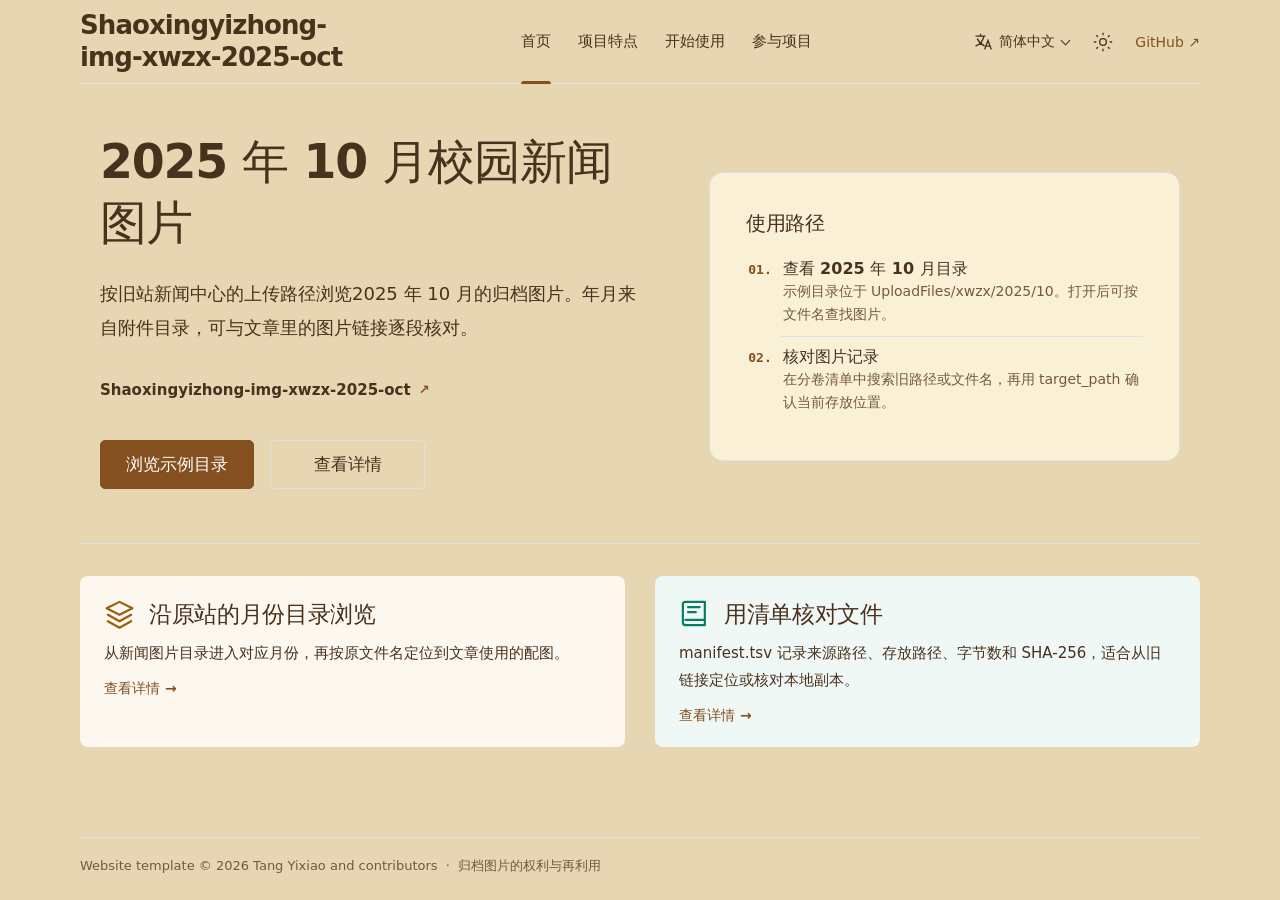
<file: project-website/site/index.html>
<!doctype html>
<html lang="zh-CN" data-locale="zh-CN" data-theme="system" data-default-theme="system" data-site-root="./">
<head>
  <meta charset="utf-8">
  <meta name="viewport" content="width=device-width, initial-scale=1">
  <meta name="generator" content="Project website template">
  <meta name="color-scheme" content="light dark">
  <meta name="description" content="按旧站新闻中心的上传路径浏览2025 年 10 月的归档图片。年月来自附件目录，可与文章里的图片链接逐段核对。">
  <meta name="theme-color" content="#ffffff" media="(prefers-color-scheme: light)">
  <meta name="theme-color" content="#18191b" media="(prefers-color-scheme: dark)">
  <title>2025 年 10 月校园新闻图片 · Shaoxingyizhong-img-xwzx-2025-oct</title>
  <link rel="alternate" hreflang="zh-CN" href="./index.html"><link rel="alternate" hreflang="en" href="./en/index.html">
  <link rel="icon" href="./favicon.svg" type="image/svg+xml">
  <script src="./theme-init.js"></script>
  <link rel="stylesheet" href="./style.css">
  <script src="./script.js" defer></script>
</head>
<body class="page-home" id="top">
  <a class="skip-link" href="#main">跳转到主要内容</a>
  <header class="site-header wrap">
    <a class="brand" href="./index.html">Shaoxingyizhong-img-xwzx-2025-oct</a>
    <nav class="main-nav" id="main-nav" aria-label="主导航"><a href="./index.html" aria-current="page">首页</a><a href="./features.html">项目特点</a><a href="./download.html">开始使用</a><a href="./community.html">参与项目</a></nav>
    <div class="header-tools">
      <details class="language-picker picker">
        <summary aria-label="选择语言"><svg viewBox="0 0 24 24" fill="none" stroke="currentColor" stroke-width="1.6" aria-hidden="true"><path d="M3 5h12M9 2v3m4 0c-1 6-5 10-10 12m2-9c2 4 5 7 9 9m0 4 4-11 4 11m-6-4h4"/></svg><span class="language-current">简体中文</span></summary>
        <nav class="picker-menu" aria-label="选择语言"><a href="./index.html" lang="zh-CN" hreflang="zh-CN" aria-current="true">简体中文</a><a href="./en/index.html" lang="en" hreflang="en">English</a></nav>
      </details>
      <details class="theme-picker picker" hidden>
        <summary aria-label="选择主题"><svg class="theme-sun" viewBox="0 0 24 24" fill="none" stroke="currentColor" stroke-width="1.6" aria-hidden="true"><circle cx="12" cy="12" r="4"/><path d="M12 1v3m0 16v3M1 12h3m16 0h3M4 4l2 2m12 12 2 2M4 20l2-2M18 6l2-2"/></svg><svg class="theme-moon" viewBox="0 0 24 24" fill="none" stroke="currentColor" stroke-width="1.6" aria-hidden="true"><path d="M20.5 14A9 9 0 0 1 10 3.5 9 9 0 1 0 20.5 14Z"/></svg><span class="theme-current">跟随系统</span></summary>
        <div class="picker-menu"><button type="button" data-theme-choice="light" aria-pressed="false"><svg class="" viewBox="0 0 24 24" fill="none" stroke="currentColor" stroke-width="1.7" stroke-linecap="round" stroke-linejoin="round" aria-hidden="true"><circle cx="12" cy="12" r="4"/><path d="M12 1v3m0 16v3M1 12h3m16 0h3M4 4l2 2m12 12 2 2M4 20l2-2M18 6l2-2"/></svg><span>浅色</span></button><button type="button" data-theme-choice="dark" aria-pressed="false"><svg class="" viewBox="0 0 24 24" fill="none" stroke="currentColor" stroke-width="1.7" stroke-linecap="round" stroke-linejoin="round" aria-hidden="true"><path d="M20.5 14A9 9 0 0 1 10 3.5 9 9 0 1 0 20.5 14Z"/></svg><span>深色</span></button><button type="button" data-theme-choice="system" aria-pressed="false"><svg class="" viewBox="0 0 24 24" fill="none" stroke="currentColor" stroke-width="1.7" stroke-linecap="round" stroke-linejoin="round" aria-hidden="true"><rect x="2" y="3" width="20" height="14" rx="2"/><path d="M12 17v4m-5 0h10"/></svg><span>跟随系统</span></button></div>
      </details>
      <a class="repository-link" href="https://github.com/tangyixiao/Shaoxingyizhong-img-xwzx-2025-oct">GitHub <span aria-hidden="true">↗</span></a>
      <button class="menu-toggle" type="button" aria-label="打开导航" data-open-label="打开导航" data-close-label="关闭导航" aria-expanded="false" aria-controls="main-nav" hidden><svg viewBox="0 0 24 24" fill="none" stroke="currentColor" stroke-width="1.8" aria-hidden="true"><path d="M3 6h18M3 12h18M3 18h18"/></svg></button>
    </div>
  </header>
  <main id="main" class="wrap"><section class="hero" aria-labelledby="hero-title"><div class="hero-copy"><h1 id="hero-title">2025 年 10 月校园新闻图片</h1><div class="hero-description"><p>按旧站新闻中心的上传路径浏览2025 年 10 月的归档图片。年月来自附件目录，可与文章里的图片链接逐段核对。</p></div><nav class="platforms" aria-label="支持的平台"><a class="platform-link" href="https://tangyixiao.github.io/Shaoxingyizhong-img-xwzx-2025-oct/"><span>Shaoxingyizhong-img-xwzx-2025-oct</span><span class="platform-arrow" aria-hidden="true">↗</span></a></nav><div class="hero-actions"><a class="button button-primary" href="https://github.com/tangyixiao/Shaoxingyizhong-img-xwzx-2025-oct/tree/main/UploadFiles/xwzx/2025/10">浏览示例目录</a><a class="button button-secondary" href="./features.html">查看详情</a></div></div><figure class="product-preview"><div class="guide-card"><h2>使用路径</h2><ol><li><a href="./download.html#instructions"><strong>查看 2025 年 10 月目录</strong><span>示例目录位于 UploadFiles/xwzx/2025/10。打开后可按文件名查找图片。</span></a></li><li><a href="./download.html#instructions"><strong>核对图片记录</strong><span>在分卷清单中搜索旧路径或文件名，再用 target_path 确认当前存放位置。</span></a></li></ol></div></figure></section><section class="home-features section-rule" aria-label="项目特点"><div class="feature-teasers"><article class="feature-teaser teaser-code"><header><svg class="" viewBox="0 0 24 24" fill="none" stroke="currentColor" stroke-width="1.7" stroke-linecap="round" stroke-linejoin="round" aria-hidden="true"><path d="m12 3 10 5-10 5L2 8l10-5Zm-9 10 9 5 9-5M3 18l9 5 9-5"/></svg><h2>沿原站的月份目录浏览</h2></header><p>从新闻图片目录进入对应月份，再按原文件名定位到文章使用的配图。</p><a class="feature-more" href="./features.html">查看详情 <span aria-hidden="true">→</span></a></article><article class="feature-teaser teaser-training"><header><svg class="" viewBox="0 0 24 24" fill="none" stroke="currentColor" stroke-width="1.7" stroke-linecap="round" stroke-linejoin="round" aria-hidden="true"><path d="M5 3h15v18H5a2 2 0 0 1-2-2V5a2 2 0 0 1 2-2Zm0 14h15M7 7h9M7 11h6"/></svg><h2>用清单核对文件</h2></header><p>manifest.tsv 记录来源路径、存放路径、字节数和 SHA-256，适合从旧链接定位或核对本地副本。</p><a class="feature-more" href="./features.html">查看详情 <span aria-hidden="true">→</span></a></article></div></section></main>
  <footer class="site-footer wrap"><p>Website template © 2026 Tang Yixiao and contributors <span aria-hidden="true">·</span> <a href="https://github.com/tangyixiao/Shaoxingyizhong/blob/main/RIGHTS.md">归档图片的权利与再利用</a></p></footer>
</body>
</html>
</file>
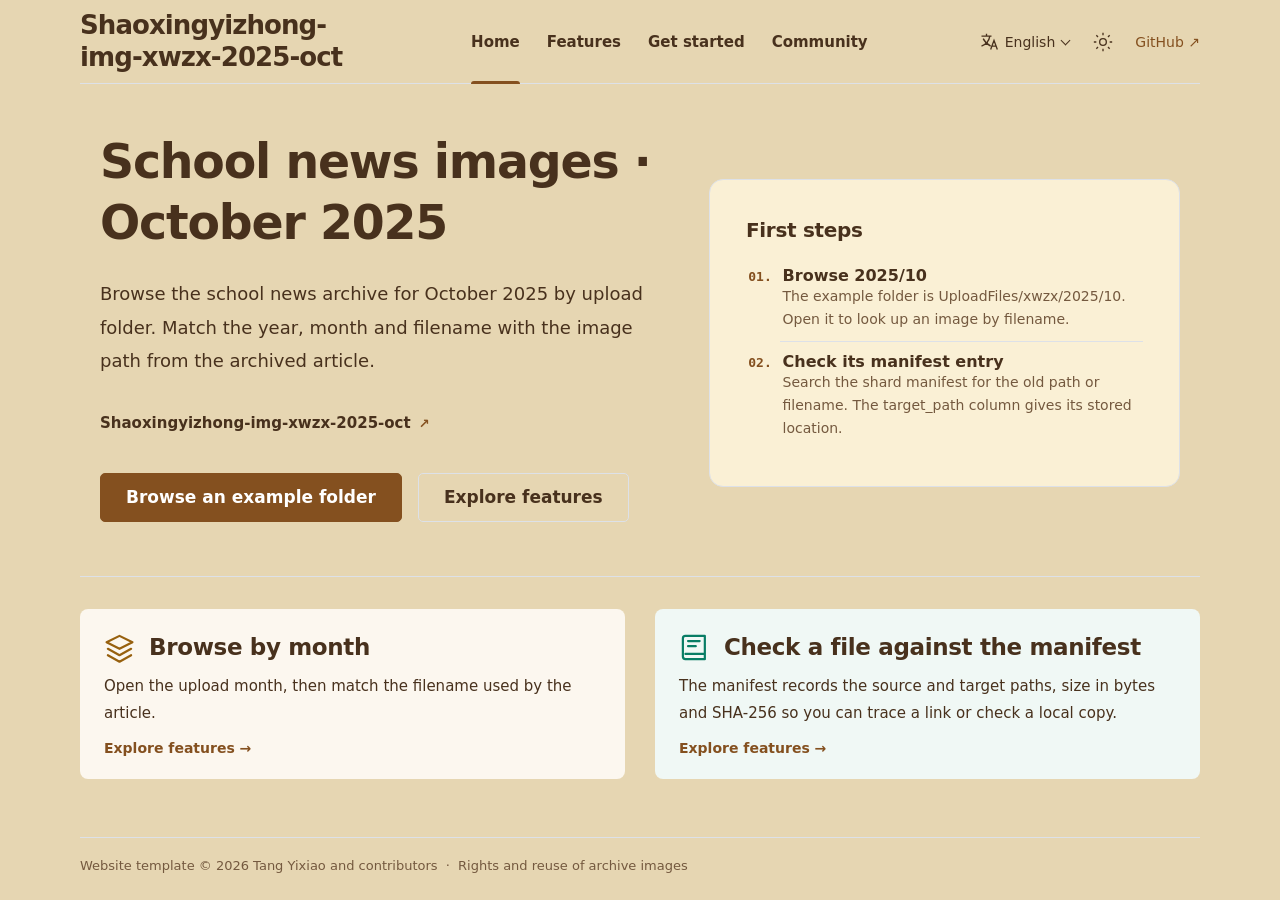
<file: project-website/site/en/index.html>
<!doctype html>
<html lang="en" data-locale="en" data-theme="system" data-default-theme="system" data-site-root="../">
<head>
  <meta charset="utf-8">
  <meta name="viewport" content="width=device-width, initial-scale=1">
  <meta name="generator" content="Project website template">
  <meta name="color-scheme" content="light dark">
  <meta name="description" content="Browse the school news archive for October 2025 by upload folder. Match the year, month and filename with the image path from the archived article.">
  <meta name="theme-color" content="#ffffff" media="(prefers-color-scheme: light)">
  <meta name="theme-color" content="#18191b" media="(prefers-color-scheme: dark)">
  <title>School news images · October 2025 · Shaoxingyizhong-img-xwzx-2025-oct</title>
  <link rel="alternate" hreflang="zh-CN" href="../index.html"><link rel="alternate" hreflang="en" href="../en/index.html">
  <link rel="icon" href="../favicon.svg" type="image/svg+xml">
  <script src="../theme-init.js"></script>
  <link rel="stylesheet" href="../style.css">
  <script src="../script.js" defer></script>
</head>
<body class="page-home" id="top">
  <a class="skip-link" href="#main">Skip to main content</a>
  <header class="site-header wrap">
    <a class="brand" href="./index.html">Shaoxingyizhong-img-xwzx-2025-oct</a>
    <nav class="main-nav" id="main-nav" aria-label="Main navigation"><a href="./index.html" aria-current="page">Home</a><a href="./features.html">Features</a><a href="./download.html">Get started</a><a href="./community.html">Community</a></nav>
    <div class="header-tools">
      <details class="language-picker picker">
        <summary aria-label="Choose language"><svg viewBox="0 0 24 24" fill="none" stroke="currentColor" stroke-width="1.6" aria-hidden="true"><path d="M3 5h12M9 2v3m4 0c-1 6-5 10-10 12m2-9c2 4 5 7 9 9m0 4 4-11 4 11m-6-4h4"/></svg><span class="language-current">English</span></summary>
        <nav class="picker-menu" aria-label="Choose language"><a href="../index.html" lang="zh-CN" hreflang="zh-CN">简体中文</a><a href="../en/index.html" lang="en" hreflang="en" aria-current="true">English</a></nav>
      </details>
      <details class="theme-picker picker" hidden>
        <summary aria-label="Choose theme"><svg class="theme-sun" viewBox="0 0 24 24" fill="none" stroke="currentColor" stroke-width="1.6" aria-hidden="true"><circle cx="12" cy="12" r="4"/><path d="M12 1v3m0 16v3M1 12h3m16 0h3M4 4l2 2m12 12 2 2M4 20l2-2M18 6l2-2"/></svg><svg class="theme-moon" viewBox="0 0 24 24" fill="none" stroke="currentColor" stroke-width="1.6" aria-hidden="true"><path d="M20.5 14A9 9 0 0 1 10 3.5 9 9 0 1 0 20.5 14Z"/></svg><span class="theme-current">System</span></summary>
        <div class="picker-menu"><button type="button" data-theme-choice="light" aria-pressed="false"><svg class="" viewBox="0 0 24 24" fill="none" stroke="currentColor" stroke-width="1.7" stroke-linecap="round" stroke-linejoin="round" aria-hidden="true"><circle cx="12" cy="12" r="4"/><path d="M12 1v3m0 16v3M1 12h3m16 0h3M4 4l2 2m12 12 2 2M4 20l2-2M18 6l2-2"/></svg><span>Light</span></button><button type="button" data-theme-choice="dark" aria-pressed="false"><svg class="" viewBox="0 0 24 24" fill="none" stroke="currentColor" stroke-width="1.7" stroke-linecap="round" stroke-linejoin="round" aria-hidden="true"><path d="M20.5 14A9 9 0 0 1 10 3.5 9 9 0 1 0 20.5 14Z"/></svg><span>Dark</span></button><button type="button" data-theme-choice="system" aria-pressed="false"><svg class="" viewBox="0 0 24 24" fill="none" stroke="currentColor" stroke-width="1.7" stroke-linecap="round" stroke-linejoin="round" aria-hidden="true"><rect x="2" y="3" width="20" height="14" rx="2"/><path d="M12 17v4m-5 0h10"/></svg><span>System</span></button></div>
      </details>
      <a class="repository-link" href="https://github.com/tangyixiao/Shaoxingyizhong-img-xwzx-2025-oct">GitHub <span aria-hidden="true">↗</span></a>
      <button class="menu-toggle" type="button" aria-label="Open navigation" data-open-label="Open navigation" data-close-label="Close navigation" aria-expanded="false" aria-controls="main-nav" hidden><svg viewBox="0 0 24 24" fill="none" stroke="currentColor" stroke-width="1.8" aria-hidden="true"><path d="M3 6h18M3 12h18M3 18h18"/></svg></button>
    </div>
  </header>
  <main id="main" class="wrap"><section class="hero" aria-labelledby="hero-title"><div class="hero-copy"><h1 id="hero-title">School news images · October 2025</h1><div class="hero-description"><p>Browse the school news archive for October 2025 by upload folder. Match the year, month and filename with the image path from the archived article.</p></div><nav class="platforms" aria-label="Supported platforms"><a class="platform-link" href="https://tangyixiao.github.io/Shaoxingyizhong-img-xwzx-2025-oct/"><span>Shaoxingyizhong-img-xwzx-2025-oct</span><span class="platform-arrow" aria-hidden="true">↗</span></a></nav><div class="hero-actions"><a class="button button-primary" href="https://github.com/tangyixiao/Shaoxingyizhong-img-xwzx-2025-oct/tree/main/UploadFiles/xwzx/2025/10">Browse an example folder</a><a class="button button-secondary" href="./features.html">Explore features</a></div></div><figure class="product-preview"><div class="guide-card"><h2>First steps</h2><ol><li><a href="./download.html#instructions"><strong>Browse 2025/10</strong><span>The example folder is UploadFiles/xwzx/2025/10. Open it to look up an image by filename.</span></a></li><li><a href="./download.html#instructions"><strong>Check its manifest entry</strong><span>Search the shard manifest for the old path or filename. The target_path column gives its stored location.</span></a></li></ol></div></figure></section><section class="home-features section-rule" aria-label="Features"><div class="feature-teasers"><article class="feature-teaser teaser-code"><header><svg class="" viewBox="0 0 24 24" fill="none" stroke="currentColor" stroke-width="1.7" stroke-linecap="round" stroke-linejoin="round" aria-hidden="true"><path d="m12 3 10 5-10 5L2 8l10-5Zm-9 10 9 5 9-5M3 18l9 5 9-5"/></svg><h2>Browse by month</h2></header><p>Open the upload month, then match the filename used by the article.</p><a class="feature-more" href="./features.html">Explore features <span aria-hidden="true">→</span></a></article><article class="feature-teaser teaser-training"><header><svg class="" viewBox="0 0 24 24" fill="none" stroke="currentColor" stroke-width="1.7" stroke-linecap="round" stroke-linejoin="round" aria-hidden="true"><path d="M5 3h15v18H5a2 2 0 0 1-2-2V5a2 2 0 0 1 2-2Zm0 14h15M7 7h9M7 11h6"/></svg><h2>Check a file against the manifest</h2></header><p>The manifest records the source and target paths, size in bytes and SHA-256 so you can trace a link or check a local copy.</p><a class="feature-more" href="./features.html">Explore features <span aria-hidden="true">→</span></a></article></div></section></main>
  <footer class="site-footer wrap"><p>Website template © 2026 Tang Yixiao and contributors <span aria-hidden="true">·</span> <a href="https://github.com/tangyixiao/Shaoxingyizhong/blob/main/RIGHTS.md">Rights and reuse of archive images</a></p></footer>
</body>
</html>
</file>
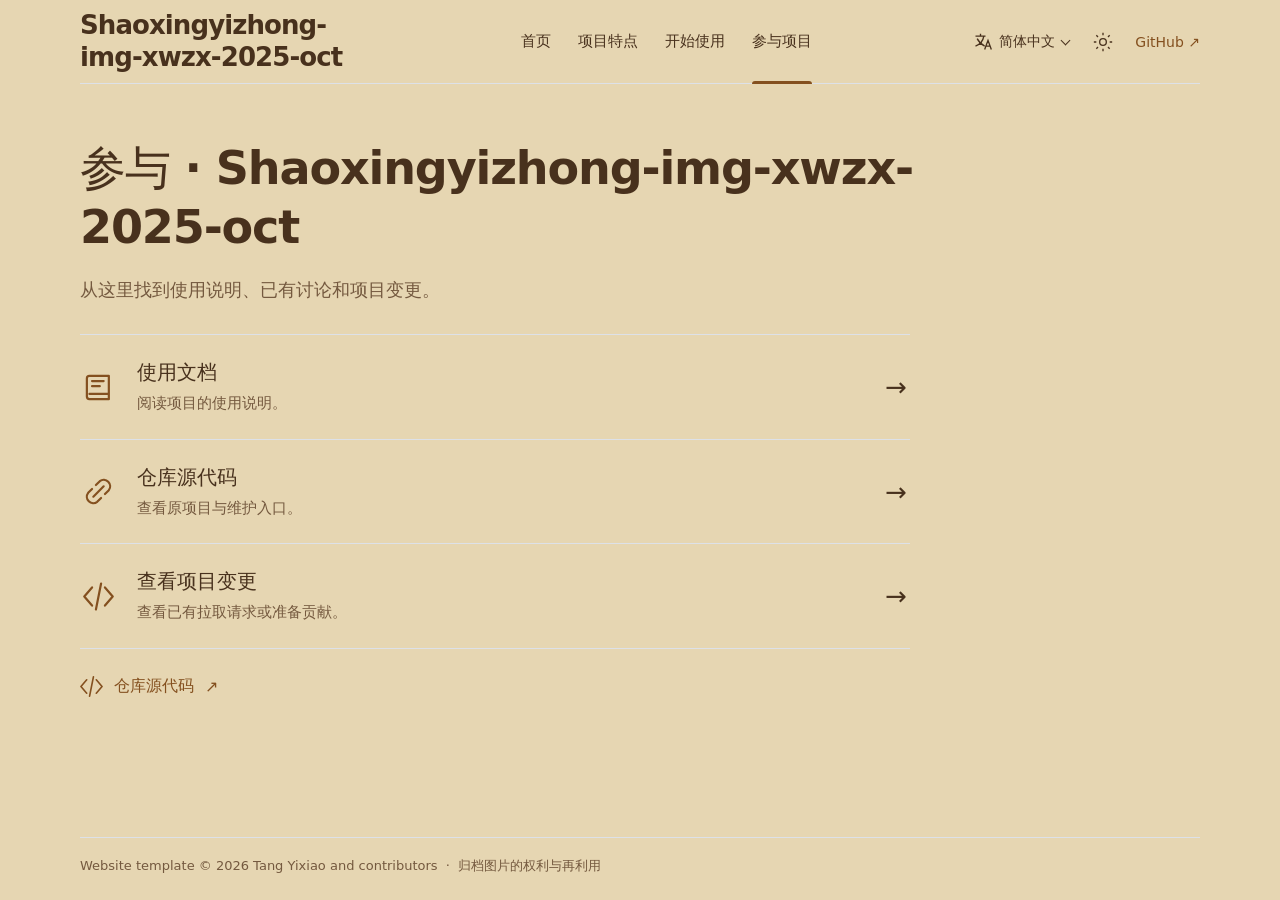
<file: project-website/site/community.html>
<!doctype html>
<html lang="zh-CN" data-locale="zh-CN" data-theme="system" data-default-theme="system" data-site-root="./">
<head>
  <meta charset="utf-8">
  <meta name="viewport" content="width=device-width, initial-scale=1">
  <meta name="generator" content="Project website template">
  <meta name="color-scheme" content="light dark">
  <meta name="description" content="从这里找到使用说明、已有讨论和项目变更。">
  <meta name="theme-color" content="#ffffff" media="(prefers-color-scheme: light)">
  <meta name="theme-color" content="#18191b" media="(prefers-color-scheme: dark)">
  <title>参与项目 · Shaoxingyizhong-img-xwzx-2025-oct</title>
  <link rel="alternate" hreflang="zh-CN" href="./community.html"><link rel="alternate" hreflang="en" href="./en/community.html">
  <link rel="icon" href="./favicon.svg" type="image/svg+xml">
  <script src="./theme-init.js"></script>
  <link rel="stylesheet" href="./style.css">
  <script src="./script.js" defer></script>
</head>
<body class="page-community" id="top">
  <a class="skip-link" href="#main">跳转到主要内容</a>
  <header class="site-header wrap">
    <a class="brand" href="./index.html">Shaoxingyizhong-img-xwzx-2025-oct</a>
    <nav class="main-nav" id="main-nav" aria-label="主导航"><a href="./index.html">首页</a><a href="./features.html">项目特点</a><a href="./download.html">开始使用</a><a href="./community.html" aria-current="page">参与项目</a></nav>
    <div class="header-tools">
      <details class="language-picker picker">
        <summary aria-label="选择语言"><svg viewBox="0 0 24 24" fill="none" stroke="currentColor" stroke-width="1.6" aria-hidden="true"><path d="M3 5h12M9 2v3m4 0c-1 6-5 10-10 12m2-9c2 4 5 7 9 9m0 4 4-11 4 11m-6-4h4"/></svg><span class="language-current">简体中文</span></summary>
        <nav class="picker-menu" aria-label="选择语言"><a href="./community.html" lang="zh-CN" hreflang="zh-CN" aria-current="true">简体中文</a><a href="./en/community.html" lang="en" hreflang="en">English</a></nav>
      </details>
      <details class="theme-picker picker" hidden>
        <summary aria-label="选择主题"><svg class="theme-sun" viewBox="0 0 24 24" fill="none" stroke="currentColor" stroke-width="1.6" aria-hidden="true"><circle cx="12" cy="12" r="4"/><path d="M12 1v3m0 16v3M1 12h3m16 0h3M4 4l2 2m12 12 2 2M4 20l2-2M18 6l2-2"/></svg><svg class="theme-moon" viewBox="0 0 24 24" fill="none" stroke="currentColor" stroke-width="1.6" aria-hidden="true"><path d="M20.5 14A9 9 0 0 1 10 3.5 9 9 0 1 0 20.5 14Z"/></svg><span class="theme-current">跟随系统</span></summary>
        <div class="picker-menu"><button type="button" data-theme-choice="light" aria-pressed="false"><svg class="" viewBox="0 0 24 24" fill="none" stroke="currentColor" stroke-width="1.7" stroke-linecap="round" stroke-linejoin="round" aria-hidden="true"><circle cx="12" cy="12" r="4"/><path d="M12 1v3m0 16v3M1 12h3m16 0h3M4 4l2 2m12 12 2 2M4 20l2-2M18 6l2-2"/></svg><span>浅色</span></button><button type="button" data-theme-choice="dark" aria-pressed="false"><svg class="" viewBox="0 0 24 24" fill="none" stroke="currentColor" stroke-width="1.7" stroke-linecap="round" stroke-linejoin="round" aria-hidden="true"><path d="M20.5 14A9 9 0 0 1 10 3.5 9 9 0 1 0 20.5 14Z"/></svg><span>深色</span></button><button type="button" data-theme-choice="system" aria-pressed="false"><svg class="" viewBox="0 0 24 24" fill="none" stroke="currentColor" stroke-width="1.7" stroke-linecap="round" stroke-linejoin="round" aria-hidden="true"><rect x="2" y="3" width="20" height="14" rx="2"/><path d="M12 17v4m-5 0h10"/></svg><span>跟随系统</span></button></div>
      </details>
      <a class="repository-link" href="https://github.com/tangyixiao/Shaoxingyizhong-img-xwzx-2025-oct">GitHub <span aria-hidden="true">↗</span></a>
      <button class="menu-toggle" type="button" aria-label="打开导航" data-open-label="打开导航" data-close-label="关闭导航" aria-expanded="false" aria-controls="main-nav" hidden><svg viewBox="0 0 24 24" fill="none" stroke="currentColor" stroke-width="1.8" aria-hidden="true"><path d="M3 6h18M3 12h18M3 18h18"/></svg></button>
    </div>
  </header>
  <main id="main" class="wrap"><header class="page-heading"><h1>参与 · Shaoxingyizhong-img-xwzx-2025-oct</h1><p>从这里找到使用说明、已有讨论和项目变更。</p></header><div class="community-rows"><a class="community-row" href="https://github.com/tangyixiao/Shaoxingyizhong-img-xwzx-2025-oct/blob/main/manifest.tsv"><svg class="" viewBox="0 0 24 24" fill="none" stroke="currentColor" stroke-width="1.7" stroke-linecap="round" stroke-linejoin="round" aria-hidden="true"><path d="M5 3h15v18H5a2 2 0 0 1-2-2V5a2 2 0 0 1 2-2Zm0 14h15M7 7h9M7 11h6"/></svg><span class="row-copy"><strong>使用文档</strong><span>阅读项目的使用说明。</span></span><span class="arrow" aria-hidden="true">→</span></a><a class="community-row" href="https://github.com/tangyixiao/Shaoxingyizhong-img-xwzx-2025-oct"><svg class="" viewBox="0 0 24 24" fill="none" stroke="currentColor" stroke-width="1.7" stroke-linecap="round" stroke-linejoin="round" aria-hidden="true"><path d="m10 7 3-3a5 5 0 0 1 7 7l-3 3M14 17l-3 3a5 5 0 0 1-7-7l3-3m1 6 8-8"/></svg><span class="row-copy"><strong>仓库源代码</strong><span>查看原项目与维护入口。</span></span><span class="arrow" aria-hidden="true">→</span></a><a class="community-row" href="https://github.com/tangyixiao/Shaoxingyizhong-img-xwzx-2025-oct/pulls"><svg class="" viewBox="0 0 24 24" fill="none" stroke="currentColor" stroke-width="1.7" stroke-linecap="round" stroke-linejoin="round" aria-hidden="true"><path d="m7 5-6 7 6 7M17 5l6 7-6 7M14 2l-4 20"/></svg><span class="row-copy"><strong>查看项目变更</strong><span>查看已有拉取请求或准备贡献。</span></span><span class="arrow" aria-hidden="true">→</span></a></div><a class="source-link" href="https://github.com/tangyixiao/Shaoxingyizhong-img-xwzx-2025-oct"><svg class="" viewBox="0 0 24 24" fill="none" stroke="currentColor" stroke-width="1.7" stroke-linecap="round" stroke-linejoin="round" aria-hidden="true"><path d="m7 5-6 7 6 7M17 5l6 7-6 7M14 2l-4 20"/></svg>仓库源代码 <span aria-hidden="true">↗</span></a></main>
  <footer class="site-footer wrap"><p>Website template © 2026 Tang Yixiao and contributors <span aria-hidden="true">·</span> <a href="https://github.com/tangyixiao/Shaoxingyizhong/blob/main/RIGHTS.md">归档图片的权利与再利用</a></p></footer>
</body>
</html>
</file>
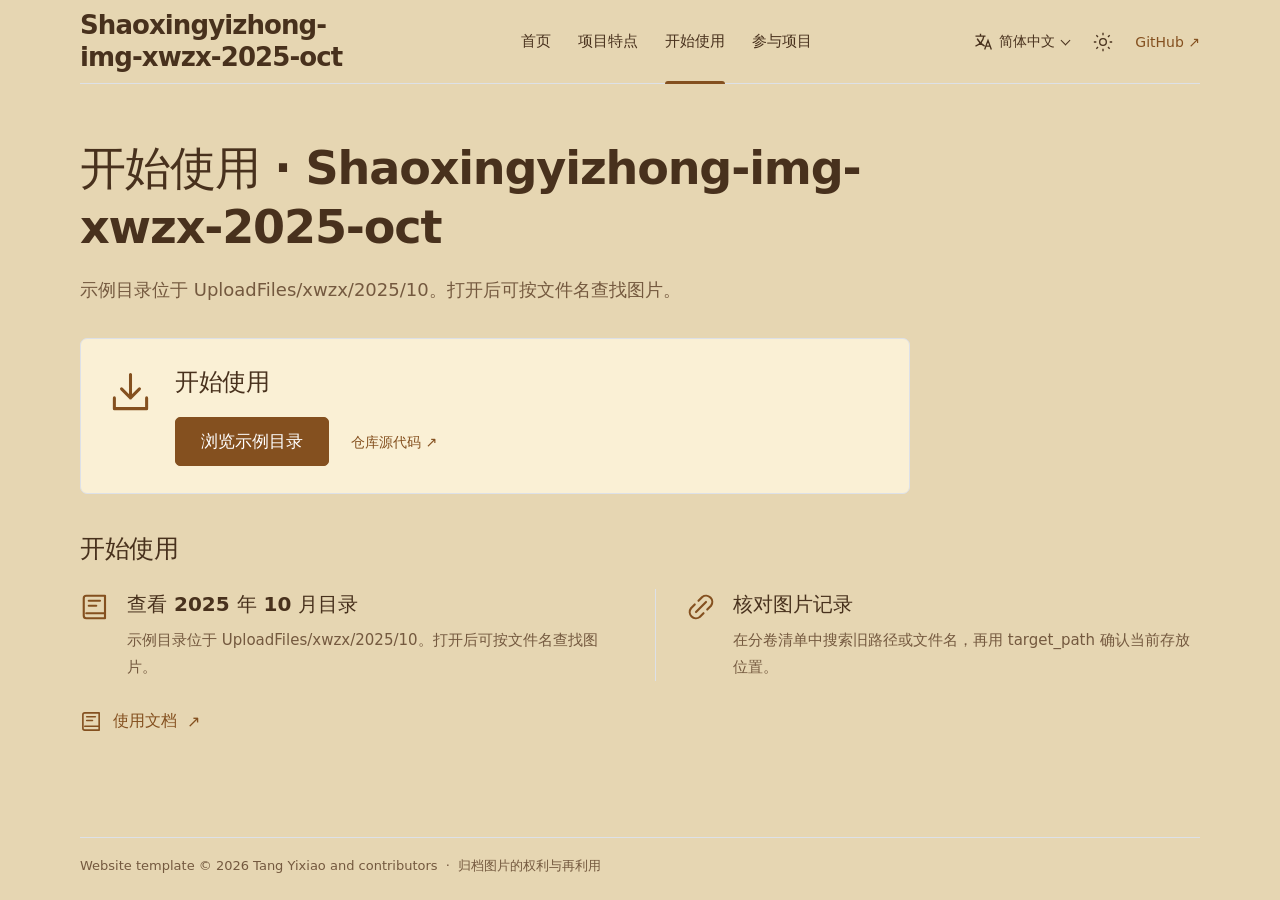
<file: project-website/site/download.html>
<!doctype html>
<html lang="zh-CN" data-locale="zh-CN" data-theme="system" data-default-theme="system" data-site-root="./">
<head>
  <meta charset="utf-8">
  <meta name="viewport" content="width=device-width, initial-scale=1">
  <meta name="generator" content="Project website template">
  <meta name="color-scheme" content="light dark">
  <meta name="description" content="示例目录位于 UploadFiles/xwzx/2025/10。打开后可按文件名查找图片。">
  <meta name="theme-color" content="#ffffff" media="(prefers-color-scheme: light)">
  <meta name="theme-color" content="#18191b" media="(prefers-color-scheme: dark)">
  <title>开始使用 · Shaoxingyizhong-img-xwzx-2025-oct</title>
  <link rel="alternate" hreflang="zh-CN" href="./download.html"><link rel="alternate" hreflang="en" href="./en/download.html">
  <link rel="icon" href="./favicon.svg" type="image/svg+xml">
  <script src="./theme-init.js"></script>
  <link rel="stylesheet" href="./style.css">
  <script src="./script.js" defer></script>
</head>
<body class="page-download" id="top">
  <a class="skip-link" href="#main">跳转到主要内容</a>
  <header class="site-header wrap">
    <a class="brand" href="./index.html">Shaoxingyizhong-img-xwzx-2025-oct</a>
    <nav class="main-nav" id="main-nav" aria-label="主导航"><a href="./index.html">首页</a><a href="./features.html">项目特点</a><a href="./download.html" aria-current="page">开始使用</a><a href="./community.html">参与项目</a></nav>
    <div class="header-tools">
      <details class="language-picker picker">
        <summary aria-label="选择语言"><svg viewBox="0 0 24 24" fill="none" stroke="currentColor" stroke-width="1.6" aria-hidden="true"><path d="M3 5h12M9 2v3m4 0c-1 6-5 10-10 12m2-9c2 4 5 7 9 9m0 4 4-11 4 11m-6-4h4"/></svg><span class="language-current">简体中文</span></summary>
        <nav class="picker-menu" aria-label="选择语言"><a href="./download.html" lang="zh-CN" hreflang="zh-CN" aria-current="true">简体中文</a><a href="./en/download.html" lang="en" hreflang="en">English</a></nav>
      </details>
      <details class="theme-picker picker" hidden>
        <summary aria-label="选择主题"><svg class="theme-sun" viewBox="0 0 24 24" fill="none" stroke="currentColor" stroke-width="1.6" aria-hidden="true"><circle cx="12" cy="12" r="4"/><path d="M12 1v3m0 16v3M1 12h3m16 0h3M4 4l2 2m12 12 2 2M4 20l2-2M18 6l2-2"/></svg><svg class="theme-moon" viewBox="0 0 24 24" fill="none" stroke="currentColor" stroke-width="1.6" aria-hidden="true"><path d="M20.5 14A9 9 0 0 1 10 3.5 9 9 0 1 0 20.5 14Z"/></svg><span class="theme-current">跟随系统</span></summary>
        <div class="picker-menu"><button type="button" data-theme-choice="light" aria-pressed="false"><svg class="" viewBox="0 0 24 24" fill="none" stroke="currentColor" stroke-width="1.7" stroke-linecap="round" stroke-linejoin="round" aria-hidden="true"><circle cx="12" cy="12" r="4"/><path d="M12 1v3m0 16v3M1 12h3m16 0h3M4 4l2 2m12 12 2 2M4 20l2-2M18 6l2-2"/></svg><span>浅色</span></button><button type="button" data-theme-choice="dark" aria-pressed="false"><svg class="" viewBox="0 0 24 24" fill="none" stroke="currentColor" stroke-width="1.7" stroke-linecap="round" stroke-linejoin="round" aria-hidden="true"><path d="M20.5 14A9 9 0 0 1 10 3.5 9 9 0 1 0 20.5 14Z"/></svg><span>深色</span></button><button type="button" data-theme-choice="system" aria-pressed="false"><svg class="" viewBox="0 0 24 24" fill="none" stroke="currentColor" stroke-width="1.7" stroke-linecap="round" stroke-linejoin="round" aria-hidden="true"><rect x="2" y="3" width="20" height="14" rx="2"/><path d="M12 17v4m-5 0h10"/></svg><span>跟随系统</span></button></div>
      </details>
      <a class="repository-link" href="https://github.com/tangyixiao/Shaoxingyizhong-img-xwzx-2025-oct">GitHub <span aria-hidden="true">↗</span></a>
      <button class="menu-toggle" type="button" aria-label="打开导航" data-open-label="打开导航" data-close-label="关闭导航" aria-expanded="false" aria-controls="main-nav" hidden><svg viewBox="0 0 24 24" fill="none" stroke="currentColor" stroke-width="1.8" aria-hidden="true"><path d="M3 6h18M3 12h18M3 18h18"/></svg></button>
    </div>
  </header>
  <main id="main" class="wrap"><header class="page-heading"><h1>开始使用 · Shaoxingyizhong-img-xwzx-2025-oct</h1><p>示例目录位于 UploadFiles/xwzx/2025/10。打开后可按文件名查找图片。</p></header><section class="download-panel" aria-labelledby="download-version"><svg class="" viewBox="0 0 24 24" fill="none" stroke="currentColor" stroke-width="1.7" stroke-linecap="round" stroke-linejoin="round" aria-hidden="true"><path d="M12 2v13m-5-5 5 5 5-5M3 15v6h18v-6"/></svg><div><h2 id="download-version">开始使用</h2><div class="download-actions"><a class="button button-primary" href="https://github.com/tangyixiao/Shaoxingyizhong-img-xwzx-2025-oct/tree/main/UploadFiles/xwzx/2025/10">浏览示例目录</a><a class="release-link" href="https://github.com/tangyixiao/Shaoxingyizhong-img-xwzx-2025-oct">仓库源代码 <span aria-hidden="true">↗</span></a></div></div></section><section class="getting-started" id="instructions"><h2>开始使用</h2><div class="start-steps"><a class="start-step" href="https://github.com/tangyixiao/Shaoxingyizhong-img-xwzx-2025-oct/tree/main/UploadFiles/xwzx/2025/10"><span class="step-icon"><svg class="" viewBox="0 0 24 24" fill="none" stroke="currentColor" stroke-width="1.7" stroke-linecap="round" stroke-linejoin="round" aria-hidden="true"><path d="M5 3h15v18H5a2 2 0 0 1-2-2V5a2 2 0 0 1 2-2Zm0 14h15M7 7h9M7 11h6"/></svg></span><span><strong>查看 2025 年 10 月目录</strong><span>示例目录位于 UploadFiles/xwzx/2025/10。打开后可按文件名查找图片。</span></span></a><a class="start-step" href="https://github.com/tangyixiao/Shaoxingyizhong-img-xwzx-2025-oct/blob/main/manifest.tsv"><span class="step-icon"><svg class="" viewBox="0 0 24 24" fill="none" stroke="currentColor" stroke-width="1.7" stroke-linecap="round" stroke-linejoin="round" aria-hidden="true"><path d="m10 7 3-3a5 5 0 0 1 7 7l-3 3M14 17l-3 3a5 5 0 0 1-7-7l3-3m1 6 8-8"/></svg></span><span><strong>核对图片记录</strong><span>在分卷清单中搜索旧路径或文件名，再用 target_path 确认当前存放位置。</span></span></a></div></section><a class="docs-link" href="https://github.com/tangyixiao/Shaoxingyizhong-img-xwzx-2025-oct/blob/main/manifest.tsv"><svg class="" viewBox="0 0 24 24" fill="none" stroke="currentColor" stroke-width="1.7" stroke-linecap="round" stroke-linejoin="round" aria-hidden="true"><path d="M5 3h15v18H5a2 2 0 0 1-2-2V5a2 2 0 0 1 2-2Zm0 14h15M7 7h9M7 11h6"/></svg>使用文档 <span aria-hidden="true">↗</span></a></main>
  <footer class="site-footer wrap"><p>Website template © 2026 Tang Yixiao and contributors <span aria-hidden="true">·</span> <a href="https://github.com/tangyixiao/Shaoxingyizhong/blob/main/RIGHTS.md">归档图片的权利与再利用</a></p></footer>
</body>
</html>
</file>
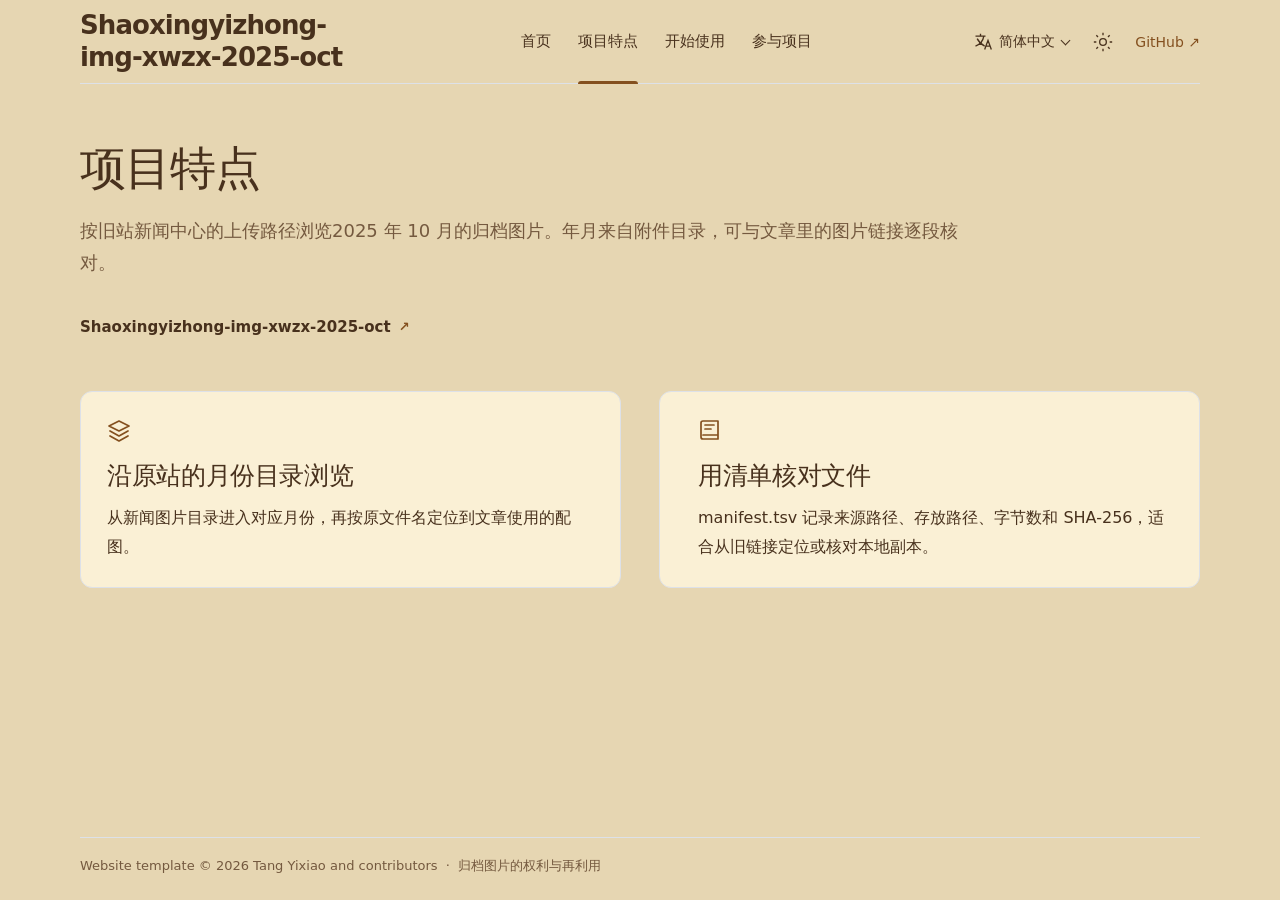
<file: project-website/site/features.html>
<!doctype html>
<html lang="zh-CN" data-locale="zh-CN" data-theme="system" data-default-theme="system" data-site-root="./">
<head>
  <meta charset="utf-8">
  <meta name="viewport" content="width=device-width, initial-scale=1">
  <meta name="generator" content="Project website template">
  <meta name="color-scheme" content="light dark">
  <meta name="description" content="按旧站新闻中心的上传路径浏览2025 年 10 月的归档图片。年月来自附件目录，可与文章里的图片链接逐段核对。">
  <meta name="theme-color" content="#ffffff" media="(prefers-color-scheme: light)">
  <meta name="theme-color" content="#18191b" media="(prefers-color-scheme: dark)">
  <title>项目特点 · Shaoxingyizhong-img-xwzx-2025-oct</title>
  <link rel="alternate" hreflang="zh-CN" href="./features.html"><link rel="alternate" hreflang="en" href="./en/features.html">
  <link rel="icon" href="./favicon.svg" type="image/svg+xml">
  <script src="./theme-init.js"></script>
  <link rel="stylesheet" href="./style.css">
  <script src="./script.js" defer></script>
</head>
<body class="page-features" id="top">
  <a class="skip-link" href="#main">跳转到主要内容</a>
  <header class="site-header wrap">
    <a class="brand" href="./index.html">Shaoxingyizhong-img-xwzx-2025-oct</a>
    <nav class="main-nav" id="main-nav" aria-label="主导航"><a href="./index.html">首页</a><a href="./features.html" aria-current="page">项目特点</a><a href="./download.html">开始使用</a><a href="./community.html">参与项目</a></nav>
    <div class="header-tools">
      <details class="language-picker picker">
        <summary aria-label="选择语言"><svg viewBox="0 0 24 24" fill="none" stroke="currentColor" stroke-width="1.6" aria-hidden="true"><path d="M3 5h12M9 2v3m4 0c-1 6-5 10-10 12m2-9c2 4 5 7 9 9m0 4 4-11 4 11m-6-4h4"/></svg><span class="language-current">简体中文</span></summary>
        <nav class="picker-menu" aria-label="选择语言"><a href="./features.html" lang="zh-CN" hreflang="zh-CN" aria-current="true">简体中文</a><a href="./en/features.html" lang="en" hreflang="en">English</a></nav>
      </details>
      <details class="theme-picker picker" hidden>
        <summary aria-label="选择主题"><svg class="theme-sun" viewBox="0 0 24 24" fill="none" stroke="currentColor" stroke-width="1.6" aria-hidden="true"><circle cx="12" cy="12" r="4"/><path d="M12 1v3m0 16v3M1 12h3m16 0h3M4 4l2 2m12 12 2 2M4 20l2-2M18 6l2-2"/></svg><svg class="theme-moon" viewBox="0 0 24 24" fill="none" stroke="currentColor" stroke-width="1.6" aria-hidden="true"><path d="M20.5 14A9 9 0 0 1 10 3.5 9 9 0 1 0 20.5 14Z"/></svg><span class="theme-current">跟随系统</span></summary>
        <div class="picker-menu"><button type="button" data-theme-choice="light" aria-pressed="false"><svg class="" viewBox="0 0 24 24" fill="none" stroke="currentColor" stroke-width="1.7" stroke-linecap="round" stroke-linejoin="round" aria-hidden="true"><circle cx="12" cy="12" r="4"/><path d="M12 1v3m0 16v3M1 12h3m16 0h3M4 4l2 2m12 12 2 2M4 20l2-2M18 6l2-2"/></svg><span>浅色</span></button><button type="button" data-theme-choice="dark" aria-pressed="false"><svg class="" viewBox="0 0 24 24" fill="none" stroke="currentColor" stroke-width="1.7" stroke-linecap="round" stroke-linejoin="round" aria-hidden="true"><path d="M20.5 14A9 9 0 0 1 10 3.5 9 9 0 1 0 20.5 14Z"/></svg><span>深色</span></button><button type="button" data-theme-choice="system" aria-pressed="false"><svg class="" viewBox="0 0 24 24" fill="none" stroke="currentColor" stroke-width="1.7" stroke-linecap="round" stroke-linejoin="round" aria-hidden="true"><rect x="2" y="3" width="20" height="14" rx="2"/><path d="M12 17v4m-5 0h10"/></svg><span>跟随系统</span></button></div>
      </details>
      <a class="repository-link" href="https://github.com/tangyixiao/Shaoxingyizhong-img-xwzx-2025-oct">GitHub <span aria-hidden="true">↗</span></a>
      <button class="menu-toggle" type="button" aria-label="打开导航" data-open-label="打开导航" data-close-label="关闭导航" aria-expanded="false" aria-controls="main-nav" hidden><svg viewBox="0 0 24 24" fill="none" stroke="currentColor" stroke-width="1.8" aria-hidden="true"><path d="M3 6h18M3 12h18M3 18h18"/></svg></button>
    </div>
  </header>
  <main id="main" class="wrap"><header class="page-heading"><h1>项目特点</h1><p>按旧站新闻中心的上传路径浏览2025 年 10 月的归档图片。年月来自附件目录，可与文章里的图片链接逐段核对。</p></header><nav class="platforms" aria-label="支持的平台"><a class="platform-link" href="https://tangyixiao.github.io/Shaoxingyizhong-img-xwzx-2025-oct/"><span>Shaoxingyizhong-img-xwzx-2025-oct</span><span class="platform-arrow" aria-hidden="true">↗</span></a></nav><div class="feature-groups"><article class="feature guide-feature"><svg class="" viewBox="0 0 24 24" fill="none" stroke="currentColor" stroke-width="1.7" stroke-linecap="round" stroke-linejoin="round" aria-hidden="true"><path d="m12 3 10 5-10 5L2 8l10-5Zm-9 10 9 5 9-5M3 18l9 5 9-5"/></svg><div class="feature-copy"><h2>沿原站的月份目录浏览</h2><p>从新闻图片目录进入对应月份，再按原文件名定位到文章使用的配图。</p></div></article><article class="feature guide-feature"><svg class="" viewBox="0 0 24 24" fill="none" stroke="currentColor" stroke-width="1.7" stroke-linecap="round" stroke-linejoin="round" aria-hidden="true"><path d="M5 3h15v18H5a2 2 0 0 1-2-2V5a2 2 0 0 1 2-2Zm0 14h15M7 7h9M7 11h6"/></svg><div class="feature-copy"><h2>用清单核对文件</h2><p>manifest.tsv 记录来源路径、存放路径、字节数和 SHA-256，适合从旧链接定位或核对本地副本。</p></div></article></div></main>
  <footer class="site-footer wrap"><p>Website template © 2026 Tang Yixiao and contributors <span aria-hidden="true">·</span> <a href="https://github.com/tangyixiao/Shaoxingyizhong/blob/main/RIGHTS.md">归档图片的权利与再利用</a></p></footer>
</body>
</html>
</file>
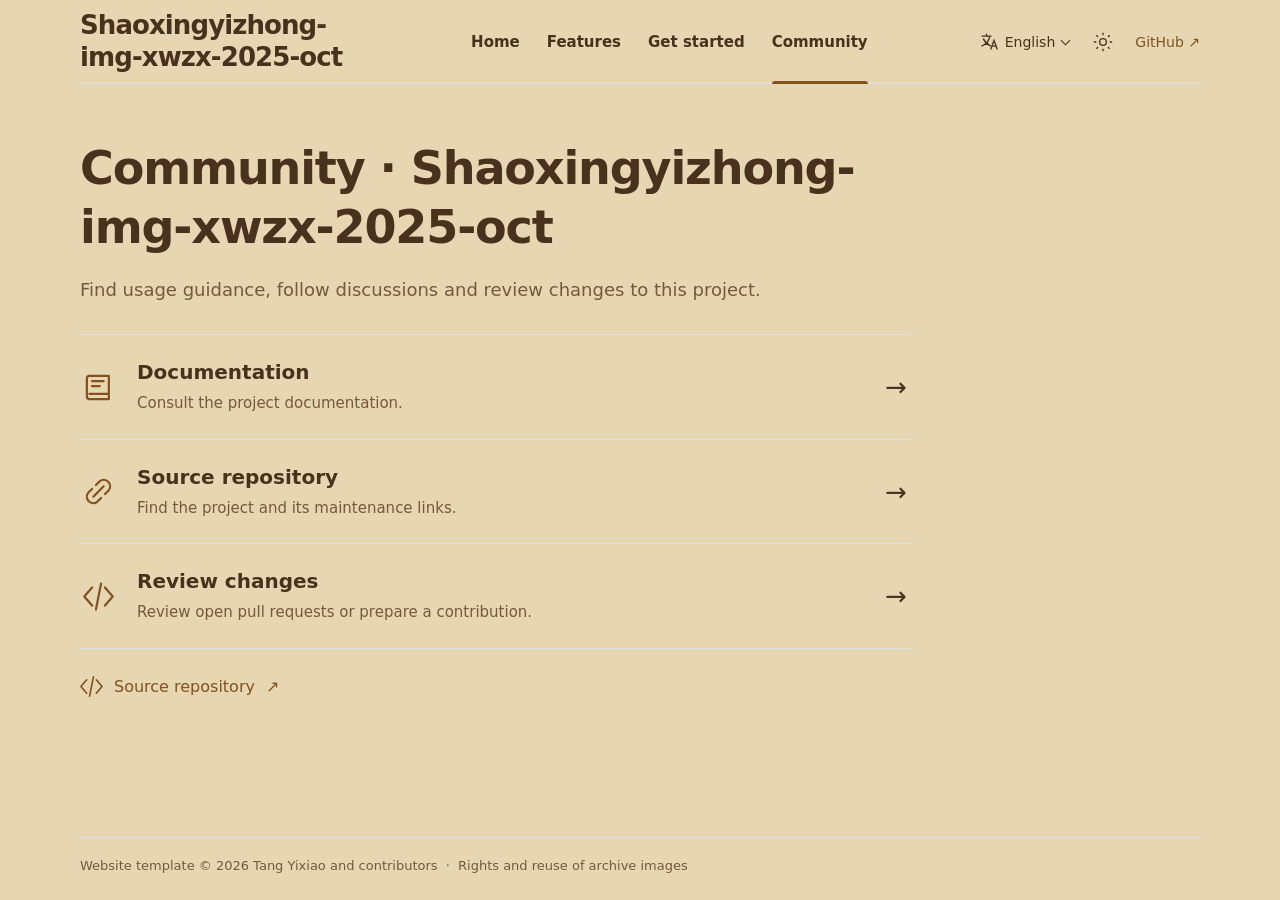
<file: project-website/site/en/community.html>
<!doctype html>
<html lang="en" data-locale="en" data-theme="system" data-default-theme="system" data-site-root="../">
<head>
  <meta charset="utf-8">
  <meta name="viewport" content="width=device-width, initial-scale=1">
  <meta name="generator" content="Project website template">
  <meta name="color-scheme" content="light dark">
  <meta name="description" content="Find usage guidance, follow discussions and review changes to this project.">
  <meta name="theme-color" content="#ffffff" media="(prefers-color-scheme: light)">
  <meta name="theme-color" content="#18191b" media="(prefers-color-scheme: dark)">
  <title>Community · Shaoxingyizhong-img-xwzx-2025-oct</title>
  <link rel="alternate" hreflang="zh-CN" href="../community.html"><link rel="alternate" hreflang="en" href="../en/community.html">
  <link rel="icon" href="../favicon.svg" type="image/svg+xml">
  <script src="../theme-init.js"></script>
  <link rel="stylesheet" href="../style.css">
  <script src="../script.js" defer></script>
</head>
<body class="page-community" id="top">
  <a class="skip-link" href="#main">Skip to main content</a>
  <header class="site-header wrap">
    <a class="brand" href="./index.html">Shaoxingyizhong-img-xwzx-2025-oct</a>
    <nav class="main-nav" id="main-nav" aria-label="Main navigation"><a href="./index.html">Home</a><a href="./features.html">Features</a><a href="./download.html">Get started</a><a href="./community.html" aria-current="page">Community</a></nav>
    <div class="header-tools">
      <details class="language-picker picker">
        <summary aria-label="Choose language"><svg viewBox="0 0 24 24" fill="none" stroke="currentColor" stroke-width="1.6" aria-hidden="true"><path d="M3 5h12M9 2v3m4 0c-1 6-5 10-10 12m2-9c2 4 5 7 9 9m0 4 4-11 4 11m-6-4h4"/></svg><span class="language-current">English</span></summary>
        <nav class="picker-menu" aria-label="Choose language"><a href="../community.html" lang="zh-CN" hreflang="zh-CN">简体中文</a><a href="../en/community.html" lang="en" hreflang="en" aria-current="true">English</a></nav>
      </details>
      <details class="theme-picker picker" hidden>
        <summary aria-label="Choose theme"><svg class="theme-sun" viewBox="0 0 24 24" fill="none" stroke="currentColor" stroke-width="1.6" aria-hidden="true"><circle cx="12" cy="12" r="4"/><path d="M12 1v3m0 16v3M1 12h3m16 0h3M4 4l2 2m12 12 2 2M4 20l2-2M18 6l2-2"/></svg><svg class="theme-moon" viewBox="0 0 24 24" fill="none" stroke="currentColor" stroke-width="1.6" aria-hidden="true"><path d="M20.5 14A9 9 0 0 1 10 3.5 9 9 0 1 0 20.5 14Z"/></svg><span class="theme-current">System</span></summary>
        <div class="picker-menu"><button type="button" data-theme-choice="light" aria-pressed="false"><svg class="" viewBox="0 0 24 24" fill="none" stroke="currentColor" stroke-width="1.7" stroke-linecap="round" stroke-linejoin="round" aria-hidden="true"><circle cx="12" cy="12" r="4"/><path d="M12 1v3m0 16v3M1 12h3m16 0h3M4 4l2 2m12 12 2 2M4 20l2-2M18 6l2-2"/></svg><span>Light</span></button><button type="button" data-theme-choice="dark" aria-pressed="false"><svg class="" viewBox="0 0 24 24" fill="none" stroke="currentColor" stroke-width="1.7" stroke-linecap="round" stroke-linejoin="round" aria-hidden="true"><path d="M20.5 14A9 9 0 0 1 10 3.5 9 9 0 1 0 20.5 14Z"/></svg><span>Dark</span></button><button type="button" data-theme-choice="system" aria-pressed="false"><svg class="" viewBox="0 0 24 24" fill="none" stroke="currentColor" stroke-width="1.7" stroke-linecap="round" stroke-linejoin="round" aria-hidden="true"><rect x="2" y="3" width="20" height="14" rx="2"/><path d="M12 17v4m-5 0h10"/></svg><span>System</span></button></div>
      </details>
      <a class="repository-link" href="https://github.com/tangyixiao/Shaoxingyizhong-img-xwzx-2025-oct">GitHub <span aria-hidden="true">↗</span></a>
      <button class="menu-toggle" type="button" aria-label="Open navigation" data-open-label="Open navigation" data-close-label="Close navigation" aria-expanded="false" aria-controls="main-nav" hidden><svg viewBox="0 0 24 24" fill="none" stroke="currentColor" stroke-width="1.8" aria-hidden="true"><path d="M3 6h18M3 12h18M3 18h18"/></svg></button>
    </div>
  </header>
  <main id="main" class="wrap"><header class="page-heading"><h1>Community · Shaoxingyizhong-img-xwzx-2025-oct</h1><p>Find usage guidance, follow discussions and review changes to this project.</p></header><div class="community-rows"><a class="community-row" href="https://github.com/tangyixiao/Shaoxingyizhong-img-xwzx-2025-oct/blob/main/manifest.tsv"><svg class="" viewBox="0 0 24 24" fill="none" stroke="currentColor" stroke-width="1.7" stroke-linecap="round" stroke-linejoin="round" aria-hidden="true"><path d="M5 3h15v18H5a2 2 0 0 1-2-2V5a2 2 0 0 1 2-2Zm0 14h15M7 7h9M7 11h6"/></svg><span class="row-copy"><strong>Documentation</strong><span>Consult the project documentation.</span></span><span class="arrow" aria-hidden="true">→</span></a><a class="community-row" href="https://github.com/tangyixiao/Shaoxingyizhong-img-xwzx-2025-oct"><svg class="" viewBox="0 0 24 24" fill="none" stroke="currentColor" stroke-width="1.7" stroke-linecap="round" stroke-linejoin="round" aria-hidden="true"><path d="m10 7 3-3a5 5 0 0 1 7 7l-3 3M14 17l-3 3a5 5 0 0 1-7-7l3-3m1 6 8-8"/></svg><span class="row-copy"><strong>Source repository</strong><span>Find the project and its maintenance links.</span></span><span class="arrow" aria-hidden="true">→</span></a><a class="community-row" href="https://github.com/tangyixiao/Shaoxingyizhong-img-xwzx-2025-oct/pulls"><svg class="" viewBox="0 0 24 24" fill="none" stroke="currentColor" stroke-width="1.7" stroke-linecap="round" stroke-linejoin="round" aria-hidden="true"><path d="m7 5-6 7 6 7M17 5l6 7-6 7M14 2l-4 20"/></svg><span class="row-copy"><strong>Review changes</strong><span>Review open pull requests or prepare a contribution.</span></span><span class="arrow" aria-hidden="true">→</span></a></div><a class="source-link" href="https://github.com/tangyixiao/Shaoxingyizhong-img-xwzx-2025-oct"><svg class="" viewBox="0 0 24 24" fill="none" stroke="currentColor" stroke-width="1.7" stroke-linecap="round" stroke-linejoin="round" aria-hidden="true"><path d="m7 5-6 7 6 7M17 5l6 7-6 7M14 2l-4 20"/></svg>Source repository <span aria-hidden="true">↗</span></a></main>
  <footer class="site-footer wrap"><p>Website template © 2026 Tang Yixiao and contributors <span aria-hidden="true">·</span> <a href="https://github.com/tangyixiao/Shaoxingyizhong/blob/main/RIGHTS.md">Rights and reuse of archive images</a></p></footer>
</body>
</html>
</file>
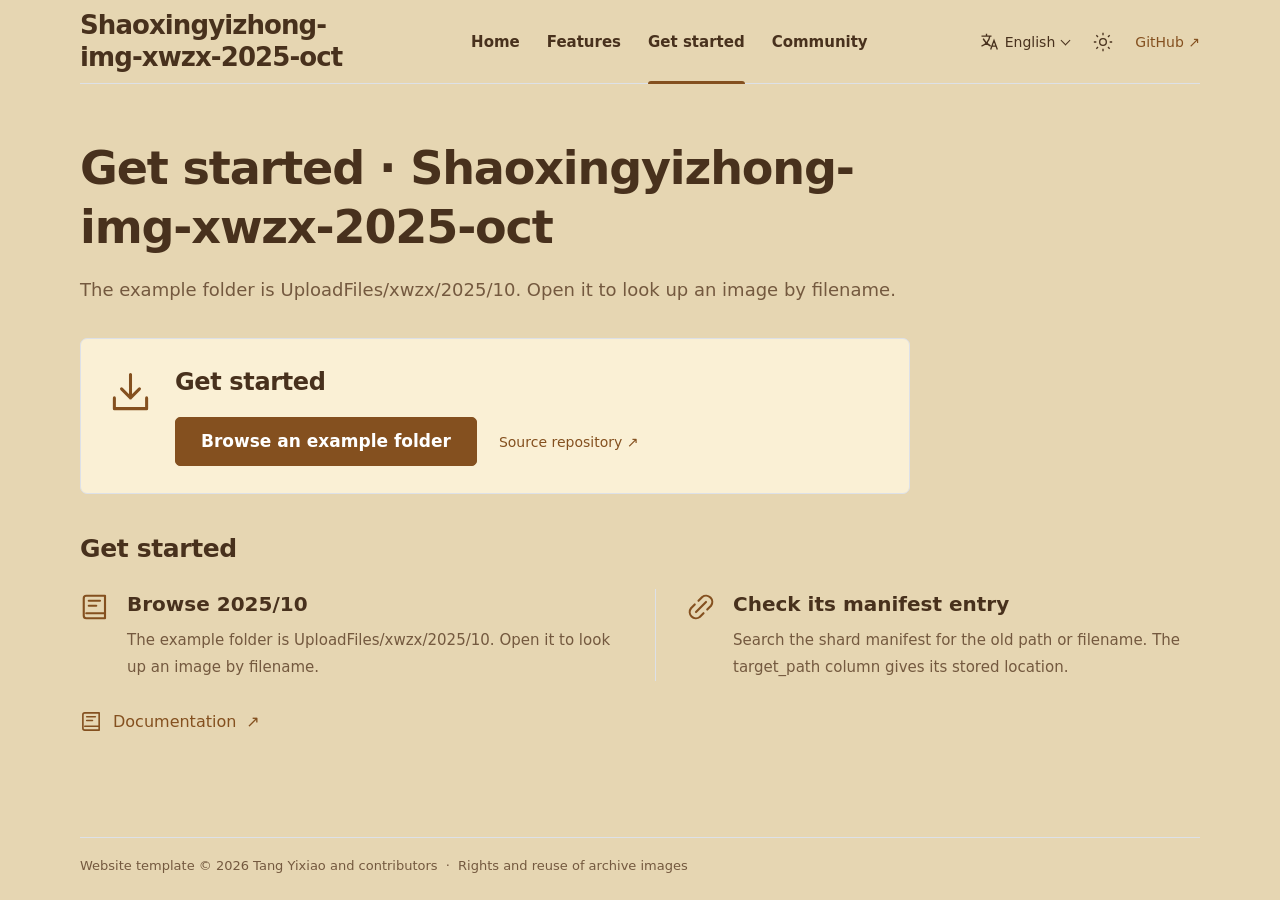
<file: project-website/site/en/download.html>
<!doctype html>
<html lang="en" data-locale="en" data-theme="system" data-default-theme="system" data-site-root="../">
<head>
  <meta charset="utf-8">
  <meta name="viewport" content="width=device-width, initial-scale=1">
  <meta name="generator" content="Project website template">
  <meta name="color-scheme" content="light dark">
  <meta name="description" content="The example folder is UploadFiles/xwzx/2025/10. Open it to look up an image by filename.">
  <meta name="theme-color" content="#ffffff" media="(prefers-color-scheme: light)">
  <meta name="theme-color" content="#18191b" media="(prefers-color-scheme: dark)">
  <title>Get started · Shaoxingyizhong-img-xwzx-2025-oct</title>
  <link rel="alternate" hreflang="zh-CN" href="../download.html"><link rel="alternate" hreflang="en" href="../en/download.html">
  <link rel="icon" href="../favicon.svg" type="image/svg+xml">
  <script src="../theme-init.js"></script>
  <link rel="stylesheet" href="../style.css">
  <script src="../script.js" defer></script>
</head>
<body class="page-download" id="top">
  <a class="skip-link" href="#main">Skip to main content</a>
  <header class="site-header wrap">
    <a class="brand" href="./index.html">Shaoxingyizhong-img-xwzx-2025-oct</a>
    <nav class="main-nav" id="main-nav" aria-label="Main navigation"><a href="./index.html">Home</a><a href="./features.html">Features</a><a href="./download.html" aria-current="page">Get started</a><a href="./community.html">Community</a></nav>
    <div class="header-tools">
      <details class="language-picker picker">
        <summary aria-label="Choose language"><svg viewBox="0 0 24 24" fill="none" stroke="currentColor" stroke-width="1.6" aria-hidden="true"><path d="M3 5h12M9 2v3m4 0c-1 6-5 10-10 12m2-9c2 4 5 7 9 9m0 4 4-11 4 11m-6-4h4"/></svg><span class="language-current">English</span></summary>
        <nav class="picker-menu" aria-label="Choose language"><a href="../download.html" lang="zh-CN" hreflang="zh-CN">简体中文</a><a href="../en/download.html" lang="en" hreflang="en" aria-current="true">English</a></nav>
      </details>
      <details class="theme-picker picker" hidden>
        <summary aria-label="Choose theme"><svg class="theme-sun" viewBox="0 0 24 24" fill="none" stroke="currentColor" stroke-width="1.6" aria-hidden="true"><circle cx="12" cy="12" r="4"/><path d="M12 1v3m0 16v3M1 12h3m16 0h3M4 4l2 2m12 12 2 2M4 20l2-2M18 6l2-2"/></svg><svg class="theme-moon" viewBox="0 0 24 24" fill="none" stroke="currentColor" stroke-width="1.6" aria-hidden="true"><path d="M20.5 14A9 9 0 0 1 10 3.5 9 9 0 1 0 20.5 14Z"/></svg><span class="theme-current">System</span></summary>
        <div class="picker-menu"><button type="button" data-theme-choice="light" aria-pressed="false"><svg class="" viewBox="0 0 24 24" fill="none" stroke="currentColor" stroke-width="1.7" stroke-linecap="round" stroke-linejoin="round" aria-hidden="true"><circle cx="12" cy="12" r="4"/><path d="M12 1v3m0 16v3M1 12h3m16 0h3M4 4l2 2m12 12 2 2M4 20l2-2M18 6l2-2"/></svg><span>Light</span></button><button type="button" data-theme-choice="dark" aria-pressed="false"><svg class="" viewBox="0 0 24 24" fill="none" stroke="currentColor" stroke-width="1.7" stroke-linecap="round" stroke-linejoin="round" aria-hidden="true"><path d="M20.5 14A9 9 0 0 1 10 3.5 9 9 0 1 0 20.5 14Z"/></svg><span>Dark</span></button><button type="button" data-theme-choice="system" aria-pressed="false"><svg class="" viewBox="0 0 24 24" fill="none" stroke="currentColor" stroke-width="1.7" stroke-linecap="round" stroke-linejoin="round" aria-hidden="true"><rect x="2" y="3" width="20" height="14" rx="2"/><path d="M12 17v4m-5 0h10"/></svg><span>System</span></button></div>
      </details>
      <a class="repository-link" href="https://github.com/tangyixiao/Shaoxingyizhong-img-xwzx-2025-oct">GitHub <span aria-hidden="true">↗</span></a>
      <button class="menu-toggle" type="button" aria-label="Open navigation" data-open-label="Open navigation" data-close-label="Close navigation" aria-expanded="false" aria-controls="main-nav" hidden><svg viewBox="0 0 24 24" fill="none" stroke="currentColor" stroke-width="1.8" aria-hidden="true"><path d="M3 6h18M3 12h18M3 18h18"/></svg></button>
    </div>
  </header>
  <main id="main" class="wrap"><header class="page-heading"><h1>Get started · Shaoxingyizhong-img-xwzx-2025-oct</h1><p>The example folder is UploadFiles/xwzx/2025/10. Open it to look up an image by filename.</p></header><section class="download-panel" aria-labelledby="download-version"><svg class="" viewBox="0 0 24 24" fill="none" stroke="currentColor" stroke-width="1.7" stroke-linecap="round" stroke-linejoin="round" aria-hidden="true"><path d="M12 2v13m-5-5 5 5 5-5M3 15v6h18v-6"/></svg><div><h2 id="download-version">Get started</h2><div class="download-actions"><a class="button button-primary" href="https://github.com/tangyixiao/Shaoxingyizhong-img-xwzx-2025-oct/tree/main/UploadFiles/xwzx/2025/10">Browse an example folder</a><a class="release-link" href="https://github.com/tangyixiao/Shaoxingyizhong-img-xwzx-2025-oct">Source repository <span aria-hidden="true">↗</span></a></div></div></section><section class="getting-started" id="instructions"><h2>Get started</h2><div class="start-steps"><a class="start-step" href="https://github.com/tangyixiao/Shaoxingyizhong-img-xwzx-2025-oct/tree/main/UploadFiles/xwzx/2025/10"><span class="step-icon"><svg class="" viewBox="0 0 24 24" fill="none" stroke="currentColor" stroke-width="1.7" stroke-linecap="round" stroke-linejoin="round" aria-hidden="true"><path d="M5 3h15v18H5a2 2 0 0 1-2-2V5a2 2 0 0 1 2-2Zm0 14h15M7 7h9M7 11h6"/></svg></span><span><strong>Browse 2025/10</strong><span>The example folder is UploadFiles/xwzx/2025/10. Open it to look up an image by filename.</span></span></a><a class="start-step" href="https://github.com/tangyixiao/Shaoxingyizhong-img-xwzx-2025-oct/blob/main/manifest.tsv"><span class="step-icon"><svg class="" viewBox="0 0 24 24" fill="none" stroke="currentColor" stroke-width="1.7" stroke-linecap="round" stroke-linejoin="round" aria-hidden="true"><path d="m10 7 3-3a5 5 0 0 1 7 7l-3 3M14 17l-3 3a5 5 0 0 1-7-7l3-3m1 6 8-8"/></svg></span><span><strong>Check its manifest entry</strong><span>Search the shard manifest for the old path or filename. The target_path column gives its stored location.</span></span></a></div></section><a class="docs-link" href="https://github.com/tangyixiao/Shaoxingyizhong-img-xwzx-2025-oct/blob/main/manifest.tsv"><svg class="" viewBox="0 0 24 24" fill="none" stroke="currentColor" stroke-width="1.7" stroke-linecap="round" stroke-linejoin="round" aria-hidden="true"><path d="M5 3h15v18H5a2 2 0 0 1-2-2V5a2 2 0 0 1 2-2Zm0 14h15M7 7h9M7 11h6"/></svg>Documentation <span aria-hidden="true">↗</span></a></main>
  <footer class="site-footer wrap"><p>Website template © 2026 Tang Yixiao and contributors <span aria-hidden="true">·</span> <a href="https://github.com/tangyixiao/Shaoxingyizhong/blob/main/RIGHTS.md">Rights and reuse of archive images</a></p></footer>
</body>
</html>
</file>
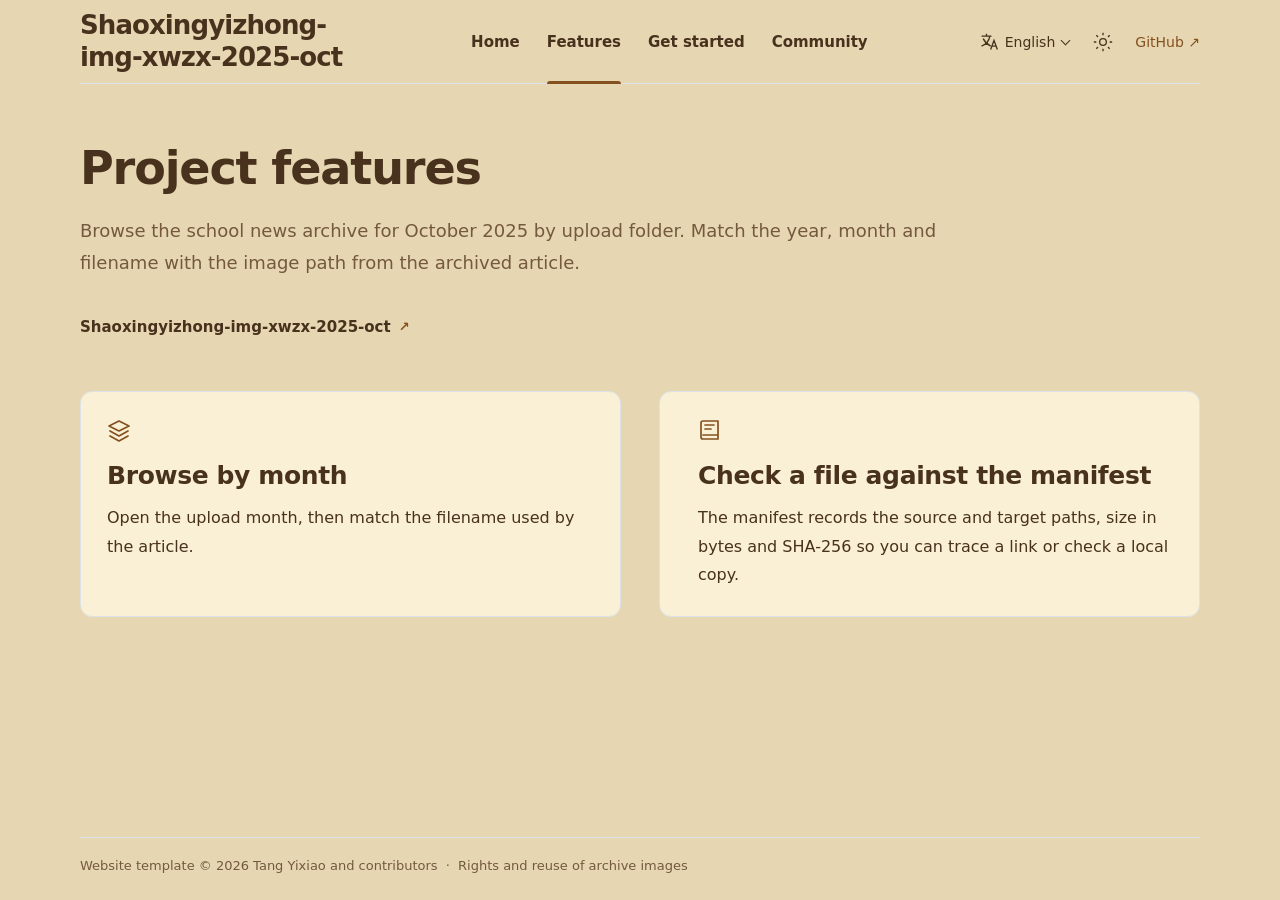
<file: project-website/site/en/features.html>
<!doctype html>
<html lang="en" data-locale="en" data-theme="system" data-default-theme="system" data-site-root="../">
<head>
  <meta charset="utf-8">
  <meta name="viewport" content="width=device-width, initial-scale=1">
  <meta name="generator" content="Project website template">
  <meta name="color-scheme" content="light dark">
  <meta name="description" content="Browse the school news archive for October 2025 by upload folder. Match the year, month and filename with the image path from the archived article.">
  <meta name="theme-color" content="#ffffff" media="(prefers-color-scheme: light)">
  <meta name="theme-color" content="#18191b" media="(prefers-color-scheme: dark)">
  <title>Features · Shaoxingyizhong-img-xwzx-2025-oct</title>
  <link rel="alternate" hreflang="zh-CN" href="../features.html"><link rel="alternate" hreflang="en" href="../en/features.html">
  <link rel="icon" href="../favicon.svg" type="image/svg+xml">
  <script src="../theme-init.js"></script>
  <link rel="stylesheet" href="../style.css">
  <script src="../script.js" defer></script>
</head>
<body class="page-features" id="top">
  <a class="skip-link" href="#main">Skip to main content</a>
  <header class="site-header wrap">
    <a class="brand" href="./index.html">Shaoxingyizhong-img-xwzx-2025-oct</a>
    <nav class="main-nav" id="main-nav" aria-label="Main navigation"><a href="./index.html">Home</a><a href="./features.html" aria-current="page">Features</a><a href="./download.html">Get started</a><a href="./community.html">Community</a></nav>
    <div class="header-tools">
      <details class="language-picker picker">
        <summary aria-label="Choose language"><svg viewBox="0 0 24 24" fill="none" stroke="currentColor" stroke-width="1.6" aria-hidden="true"><path d="M3 5h12M9 2v3m4 0c-1 6-5 10-10 12m2-9c2 4 5 7 9 9m0 4 4-11 4 11m-6-4h4"/></svg><span class="language-current">English</span></summary>
        <nav class="picker-menu" aria-label="Choose language"><a href="../features.html" lang="zh-CN" hreflang="zh-CN">简体中文</a><a href="../en/features.html" lang="en" hreflang="en" aria-current="true">English</a></nav>
      </details>
      <details class="theme-picker picker" hidden>
        <summary aria-label="Choose theme"><svg class="theme-sun" viewBox="0 0 24 24" fill="none" stroke="currentColor" stroke-width="1.6" aria-hidden="true"><circle cx="12" cy="12" r="4"/><path d="M12 1v3m0 16v3M1 12h3m16 0h3M4 4l2 2m12 12 2 2M4 20l2-2M18 6l2-2"/></svg><svg class="theme-moon" viewBox="0 0 24 24" fill="none" stroke="currentColor" stroke-width="1.6" aria-hidden="true"><path d="M20.5 14A9 9 0 0 1 10 3.5 9 9 0 1 0 20.5 14Z"/></svg><span class="theme-current">System</span></summary>
        <div class="picker-menu"><button type="button" data-theme-choice="light" aria-pressed="false"><svg class="" viewBox="0 0 24 24" fill="none" stroke="currentColor" stroke-width="1.7" stroke-linecap="round" stroke-linejoin="round" aria-hidden="true"><circle cx="12" cy="12" r="4"/><path d="M12 1v3m0 16v3M1 12h3m16 0h3M4 4l2 2m12 12 2 2M4 20l2-2M18 6l2-2"/></svg><span>Light</span></button><button type="button" data-theme-choice="dark" aria-pressed="false"><svg class="" viewBox="0 0 24 24" fill="none" stroke="currentColor" stroke-width="1.7" stroke-linecap="round" stroke-linejoin="round" aria-hidden="true"><path d="M20.5 14A9 9 0 0 1 10 3.5 9 9 0 1 0 20.5 14Z"/></svg><span>Dark</span></button><button type="button" data-theme-choice="system" aria-pressed="false"><svg class="" viewBox="0 0 24 24" fill="none" stroke="currentColor" stroke-width="1.7" stroke-linecap="round" stroke-linejoin="round" aria-hidden="true"><rect x="2" y="3" width="20" height="14" rx="2"/><path d="M12 17v4m-5 0h10"/></svg><span>System</span></button></div>
      </details>
      <a class="repository-link" href="https://github.com/tangyixiao/Shaoxingyizhong-img-xwzx-2025-oct">GitHub <span aria-hidden="true">↗</span></a>
      <button class="menu-toggle" type="button" aria-label="Open navigation" data-open-label="Open navigation" data-close-label="Close navigation" aria-expanded="false" aria-controls="main-nav" hidden><svg viewBox="0 0 24 24" fill="none" stroke="currentColor" stroke-width="1.8" aria-hidden="true"><path d="M3 6h18M3 12h18M3 18h18"/></svg></button>
    </div>
  </header>
  <main id="main" class="wrap"><header class="page-heading"><h1>Project features</h1><p>Browse the school news archive for October 2025 by upload folder. Match the year, month and filename with the image path from the archived article.</p></header><nav class="platforms" aria-label="Supported platforms"><a class="platform-link" href="https://tangyixiao.github.io/Shaoxingyizhong-img-xwzx-2025-oct/"><span>Shaoxingyizhong-img-xwzx-2025-oct</span><span class="platform-arrow" aria-hidden="true">↗</span></a></nav><div class="feature-groups"><article class="feature guide-feature"><svg class="" viewBox="0 0 24 24" fill="none" stroke="currentColor" stroke-width="1.7" stroke-linecap="round" stroke-linejoin="round" aria-hidden="true"><path d="m12 3 10 5-10 5L2 8l10-5Zm-9 10 9 5 9-5M3 18l9 5 9-5"/></svg><div class="feature-copy"><h2>Browse by month</h2><p>Open the upload month, then match the filename used by the article.</p></div></article><article class="feature guide-feature"><svg class="" viewBox="0 0 24 24" fill="none" stroke="currentColor" stroke-width="1.7" stroke-linecap="round" stroke-linejoin="round" aria-hidden="true"><path d="M5 3h15v18H5a2 2 0 0 1-2-2V5a2 2 0 0 1 2-2Zm0 14h15M7 7h9M7 11h6"/></svg><div class="feature-copy"><h2>Check a file against the manifest</h2><p>The manifest records the source and target paths, size in bytes and SHA-256 so you can trace a link or check a local copy.</p></div></article></div></main>
  <footer class="site-footer wrap"><p>Website template © 2026 Tang Yixiao and contributors <span aria-hidden="true">·</span> <a href="https://github.com/tangyixiao/Shaoxingyizhong/blob/main/RIGHTS.md">Rights and reuse of archive images</a></p></footer>
</body>
</html>
</file>
<file: project-website/site/style.css>
:root {
  color-scheme: light;
  --page: #fff;
  --ink: #121419;
  --muted: #525966;
  --line: #dde1e8;
  --blue: #1859e8;
  --blue-hover: #0646d1;
  --button-ink: #fff;
  --surface: #f6f8fc;
  --code-panel: #fcf7ef;
  --training-panel: #f0f8f5;
  --code: #97600e;
  --training: #087d65;
  --focus: #b84309;
  --light-image: block;
  --dark-image: none;
  font-family: "Segoe UI", "Microsoft YaHei", "PingFang SC", system-ui, sans-serif;
  font-synthesis: none;
  text-rendering: optimizeLegibility;
  -webkit-text-size-adjust: 100%;
}

:root[data-theme="dark"] {
  color-scheme: dark;
  --page: #18191b;
  --ink: #f2f2f3;
  --muted: #b8bbc1;
  --line: #414348;
  --blue: #99bfff;
  --blue-hover: #c1d7ff;
  --button-ink: #14223a;
  --surface: #212326;
  --code-panel: transparent;
  --training-panel: transparent;
  --code: #e3b573;
  --training: #7dc8b2;
  --focus: #ffc28b;
  --light-image: none;
  --dark-image: block;
}

/* This also works before JavaScript runs, and when it is disabled. */
@media (prefers-color-scheme: dark) {
  :root[data-theme="system"] {
    color-scheme: dark;
    --page: #18191b;
    --ink: #f2f2f3;
    --muted: #b8bbc1;
    --line: #414348;
    --blue: #99bfff;
    --blue-hover: #c1d7ff;
    --button-ink: #14223a;
    --surface: #212326;
    --code-panel: transparent;
    --training-panel: transparent;
    --code: #e3b573;
    --training: #7dc8b2;
    --focus: #ffc28b;
    --light-image: none;
    --dark-image: block;
  }
}

* { box-sizing: border-box; }
[hidden] { display: none !important; }
html { scroll-padding-top: 24px; }
body { margin: 0; min-height: 100vh; display: flex; flex-direction: column; background: var(--page); color: var(--ink); }
main { flex: 1; }
a { color: var(--blue); text-underline-offset: 4px; }
a:hover { text-decoration: underline; }
button, a, summary { -webkit-tap-highlight-color: transparent; }
a:focus-visible, button:focus-visible, summary:focus-visible { outline: 3px solid var(--focus); outline-offset: 4px; border-radius: 3px; }
button { font: inherit; }
svg { display: block; width: 24px; height: 24px; flex: 0 0 auto; }
h1, h2, h3, p, figure { margin: 0; }
h1, h2, h3 { overflow-wrap: anywhere; }
h1 { font-size: clamp(36px, 3.7vw, 52px); line-height: 1.28; font-weight: 750; letter-spacing: -0.025em; }
h2 { font-size: 29px; line-height: 1.4; font-weight: 700; letter-spacing: -0.015em; }
h3 { font-size: 23px; line-height: 1.45; font-weight: 700; }
.wrap { width: min(100% - 88px, 1120px); margin-inline: auto; }
.skip-link { position: absolute; z-index: 20; top: 12px; left: 12px; padding: 10px 16px; background: var(--page); border: 2px solid var(--blue); transform: translateY(-160%); }
.skip-link:focus { transform: none; }
.light-image { display: var(--light-image) !important; }
.dark-image { display: var(--dark-image) !important; }

.site-header { min-height: 84px; display: flex; align-items: center; gap: 32px; border-bottom: 1px solid var(--line); }
.brand { min-width: 0; max-width: 25%; color: var(--ink); font-size: 26px; line-height: 1.2; font-weight: 750; letter-spacing: -0.035em; text-decoration: none; overflow-wrap: anywhere; }
.brand:hover { text-decoration: none; }
.main-nav { display: flex; align-self: stretch; flex-shrink: 0; align-items: stretch; gap: 27px; margin-inline: auto; }
.main-nav a { position: relative; display: flex; align-items: center; font-size: 15px; font-weight: 600; color: var(--ink); text-decoration: none; padding-block: 13px; }
.main-nav a:hover { color: var(--blue); }
.main-nav a[aria-current="page"]::after { position: absolute; content: ""; bottom: -1px; inset-inline: 0; height: 3px; background: var(--blue); border-radius: 3px 3px 0 0; }
.header-tools { display: flex; align-items: center; gap: 14px; flex-shrink: 0; }
.repository-link { white-space: nowrap; text-decoration: none; font-size: 14px; }
.menu-toggle { display: none; }
.picker { position: relative; }
.picker summary { display: flex; align-items: center; gap: 6px; min-height: 44px; cursor: pointer; list-style: none; font-size: 14px; }
.picker summary::-webkit-details-marker { display: none; }
.picker summary > svg { width: 20px; height: 20px; }
.language-picker summary::after { content: ""; width: 6px; height: 6px; margin: -3px 2px 0 1px; border: solid currentColor; border-width: 0 1px 1px 0; transform: rotate(45deg); }
.theme-current { position: absolute; width: 1px; height: 1px; margin: -1px; padding: 0; overflow: hidden; clip-path: inset(50%); white-space: nowrap; border: 0; }
.theme-picker summary { justify-content: center; min-width: 36px; }
.theme-picker .theme-moon { display: none; }
.theme-picker[data-mode="dark"] .theme-sun { display: none; }
.theme-picker[data-mode="dark"] .theme-moon { display: block; }
.picker-menu { position: absolute; z-index: 15; top: calc(100% + 8px); right: -10px; display: grid; gap: 2px; min-width: 146px; padding: 6px; border: 1px solid var(--line); border-radius: 6px; background: var(--page); }
.picker-menu a, .picker-menu button { display: flex; align-items: center; justify-content: space-between; gap: 14px; min-height: 42px; width: 100%; padding: 9px 10px; border: 0; border-radius: 3px; background: transparent; color: var(--ink); font-size: 14px; line-height: 1.5; text-align: start; text-decoration: none; cursor: pointer; white-space: nowrap; }
.picker-menu a:hover, .picker-menu button:hover { background: var(--surface); }
.picker-menu [aria-current="true"], .picker-menu [aria-pressed="true"] { color: var(--blue); font-weight: 650; }
.picker-menu [aria-current="true"]::after, .picker-menu [aria-pressed="true"]::after { content: "✓"; }

.hero { display: grid; grid-template-columns: minmax(0, 1.35fr) minmax(280px, 0.8fr); align-items: center; gap: 56px; padding: 48px 20px 42px; }
.hero-copy { padding-bottom: 12px; }
.hero-description { max-width: 610px; margin-top: 24px; font-size: 18px; line-height: 1.85; }
.hero-description p + p { margin-top: 4px; }
.platforms { display: flex; align-items: center; flex-wrap: wrap; gap: 12px 26px; margin-top: 24px; }
.platform-link { display: inline-flex; align-items: center; gap: 8px; min-height: 44px; color: var(--ink); font-size: 15px; font-weight: 600; text-decoration: none; }
.platform-link img { display: block; width: 30px; height: 30px; object-fit: contain; }
.platform-link:not(.wordmark) img { background: #fff; padding: 2px; border-radius: 3px; }
.platform-link.wordmark img { width: 91px; height: 46px; }
.platform-link:hover { text-decoration: none; opacity: 0.8; }
.platform-arrow { color: var(--blue); font-size: 13px; }
.hero-actions { display: flex; gap: 16px; margin-top: 28px; flex-wrap: wrap; }
.button { display: inline-flex; min-height: 49px; align-items: center; justify-content: center; padding: 10px 25px; border: 1px solid; border-radius: 5px; font-size: 17px; line-height: 1.5; font-weight: 650; text-decoration: none; }
.button:hover { text-decoration: none; }
.button-primary { background: var(--blue); border-color: var(--blue); color: var(--button-ink); }
.button-primary:hover { background: var(--blue-hover); border-color: var(--blue-hover); }
.button-secondary { background: transparent; border-color: var(--line); color: var(--ink); min-width: 155px; }
.button-secondary:hover { background: var(--surface); }
.release-note { color: var(--muted); margin-top: 12px; font-size: 14px; line-height: 1.6; }
.product-preview { width: 100%; max-width: 320px; justify-self: center; }
.product-preview figcaption { text-align: center; color: var(--muted); font-size: 12px; line-height: 1.65; margin-top: 10px; }
.product-image { display: block; width: 100%; height: auto; max-height: 430px; object-fit: contain; }
.device { min-height: 365px; padding: 13px 13px 18px; border: 6px solid #45484e; border-bottom-width: 3px; border-radius: 36px 36px 14px 14px; overflow: hidden; background: #191c20; color: #f6f7f8; }
.device-status { display: flex; align-items: center; justify-content: space-between; margin: 0 10px 22px; font-size: 11px; }
.device-signals { display: flex; gap: 5px; align-items: flex-end; height: 12px; }
.device-signals i { width: 7px; height: 11px; background: #fff; border-radius: 1px; }
.device-signals i:first-child { width: 13px; border-radius: 50% 50% 2px 2px; clip-path: polygon(0 0, 100% 0, 50% 100%); }
.device-signals i:nth-child(2) { clip-path: polygon(100% 0, 100% 100%, 0 100%); }
.app-heading { display: flex; align-items: center; justify-content: space-between; padding: 0 8px; gap: 10px; }
.app-heading strong { font-size: 20px; font-weight: 650; overflow-wrap: anywhere; }
.app-tools { display: flex; gap: 15px; align-items: center; }
.app-tools svg { width: 18px; height: 18px; }
.app-tools > span { font-size: 24px; line-height: 1; }
.app-tabs { display: flex; justify-content: space-between; margin-top: 20px; border-bottom: 1px solid #3b3e44; }
.app-tab { display: grid; gap: 5px; justify-items: center; padding: 0 9px 8px; font-size: 13px; line-height: 1.5; }
.app-tab svg { width: 21px; height: 21px; }
.app-tab.is-current { color: #9ac6ff; border-bottom: 2px solid #9ac6ff; }
.app-items { display: grid; gap: 7px; margin-top: 11px; }
.app-item { display: flex; align-items: center; gap: 12px; background: #2b2e33; border-radius: 6px; padding: 11px 13px; }
.app-item > svg { width: 25px; height: 25px; }
.app-item > div { min-width: 0; }
.app-item strong { display: block; font-size: 14px; line-height: 1.5; font-weight: 600; }
.app-item div > span { display: block; color: #c9ccd2; font-size: 11px; line-height: 1.55; }
.chevron { margin-left: auto; color: inherit; font-size: 21px; line-height: 1; }

.home-features { border-top: 1px solid var(--line); padding-block: 32px 48px; }
.feature-teasers { display: grid; grid-template-columns: repeat(2, minmax(0, 1fr)); gap: 30px; }
.feature-teaser { padding: 22px 24px; border-radius: 8px; background: var(--code-panel); }
.teaser-training { background: var(--training-panel); }
.feature-teaser header { display: flex; align-items: center; gap: 14px; }
.feature-teaser header > svg { width: 31px; height: 31px; color: var(--code); }
.teaser-training header > svg { color: var(--training); }
.feature-teaser h2 { font-size: 23px; }
.feature-teaser p { margin-top: 10px; font-size: 15px; line-height: 1.8; }
.feature-more { display: inline-block; margin-top: 13px; font-size: 14px; font-weight: 600; text-decoration: none; }

.page-heading { max-width: 880px; padding-top: 55px; }
.page-heading h1 { font-size: clamp(33px, 3.6vw, 47px); }
.page-heading > p { margin-top: 17px; color: var(--muted); font-size: 18px; line-height: 1.8; }
.page-heading + .platforms { margin-top: 25px; }
.feature-groups { display: grid; grid-template-columns: repeat(2, minmax(0, 1fr)); gap: 38px; padding-block: 42px 50px; }
.feature { min-width: 0; }
.feature:nth-child(even) { border-left: 1px solid var(--line); padding-left: 38px; }
.feature:only-child { grid-column: 1 / -1; max-width: 800px; }
.feature-copy h2 { font-size: 25px; }
.feature-icon { display: inline-flex; vertical-align: middle; margin-right: 10px; }
.feature-copy > p { margin-top: 11px; font-size: 16px; line-height: 1.8; }
.feature-copy .feature-detail { margin-top: 9px; color: var(--muted); font-size: 14px; }
.feature-image { margin-top: 22px; }
.feature-image a, .feature-image picture { display: block; }
.feature-image img { display: block; width: 100%; height: auto; border-radius: 5px; }
.feature-image figcaption { margin-top: 9px; color: var(--muted); font-size: 12px; line-height: 1.65; }
.mini-preview { margin-top: 20px; border: 1px solid var(--line); border-radius: 5px; background: var(--surface); padding: 12px; }
.mini-title { font-size: 14px; font-weight: 650; line-height: 1.6; margin-bottom: 3px; }
.mini-row { display: flex; align-items: center; gap: 8px; padding: 9px 0; border-top: 1px solid var(--line); }
.mini-row strong { display: block; font-size: 13px; line-height: 1.5; font-weight: 600; }
.mini-row div > span { display: block; color: var(--muted); font-size: 12px; line-height: 1.5; }

.download-panel { display: flex; align-items: flex-start; gap: 23px; max-width: 830px; margin-top: 32px; padding: 27px 28px; background: var(--surface); border: 1px solid var(--line); border-radius: 7px; }
.download-panel > svg, .download-panel > .download-icon { width: 43px; height: 43px; margin-top: 5px; color: var(--blue); flex: 0 0 auto; }
.download-panel > div { min-width: 0; flex: 1; }
.download-icon svg { width: 100%; height: 100%; }
.download-panel h2 { font-size: 24px; }
.download-panel p { margin-top: 8px; color: var(--muted); font-size: 15px; line-height: 1.7; }
.download-panel .button { margin-top: 17px; margin-right: 22px; }
.release-link { display: inline-block; margin-top: 14px; font-size: 14px; text-decoration: none; }
.getting-started { padding-block: 37px 29px; }
.getting-started > h2 { font-size: 25px; }
.start-steps { display: grid; grid-template-columns: repeat(2, minmax(0, 1fr)); gap: 30px; margin-top: 23px; }
.start-step { display: flex; align-items: flex-start; gap: 17px; color: var(--ink); text-decoration: none; }
.start-step:nth-child(even) { border-left: 1px solid var(--line); padding-left: 30px; }
.start-step:only-child { grid-column: 1 / -1; }
.step-icon { color: var(--blue); flex: 0 0 auto; margin-top: 3px; }
.step-icon svg { width: 30px; height: 30px; }
.start-step strong { display: block; font-size: 20px; line-height: 1.55; }
.start-step > span:last-child > span { display: block; margin-top: 7px; color: var(--muted); font-size: 15px; line-height: 1.8; }
.start-step:hover strong { color: var(--blue); text-decoration: underline; text-underline-offset: 4px; }
.docs-link { display: inline-flex; align-items: center; gap: 10px; margin-bottom: 45px; font-size: 16px; text-decoration: none; }
.docs-link svg { width: 23px; height: 23px; }

.community-rows { max-width: 830px; margin-top: 28px; border-top: 1px solid var(--line); }
.community-row { display: flex; align-items: center; gap: 23px; padding: 22px 3px; border-bottom: 1px solid var(--line); color: var(--ink); text-decoration: none; }
.community-row > svg { width: 31px; height: 31px; color: var(--blue); }
.community-row .row-copy { flex: 1; min-width: 0; }
.community-row strong { display: block; font-size: 20px; line-height: 1.5; font-weight: 650; }
.community-row .row-copy > span { display: block; margin-top: 4px; color: var(--muted); font-size: 15px; line-height: 1.7; }
.community-row .arrow { font-size: 26px; font-weight: 400; }
.community-row:hover { text-decoration: none; }
.community-row:hover strong { color: var(--blue); text-decoration: underline; }
.source-link { display: inline-flex; align-items: center; gap: 11px; margin: 26px 0 47px; font-size: 16px; text-decoration: none; }
.source-link > svg { width: 23px; height: 23px; }
.site-footer { border-top: 1px solid var(--line); padding-block: 17px 23px; color: var(--muted); font-size: 13px; line-height: 1.7; }
.site-footer a { color: inherit; text-decoration: none; }
.site-footer span { padding-inline: 4px; }

@media (max-width: 1100px) {
  .site-header { gap: 22px; }
  .brand { font-size: 23px; }
  .main-nav { gap: 20px; }
  .main-nav a, .repository-link, .picker summary { font-size: 13px; }
  .header-tools { gap: 10px; }
  .hero { padding-inline: 0; gap: 32px; }
  .hero-description { font-size: 17px; }
  .button { padding-inline: 20px; }
}

@media (max-width: 900px) {
  .site-header { flex-wrap: wrap; min-height: 72px; gap: 0; padding-block: 13px; }
  .brand { max-width: calc(100% - 145px); font-size: 25px; }
  .header-tools { margin-left: auto; gap: 16px; }
  .repository-link { display: none; }
  .language-current { position: absolute; width: 1px; height: 1px; overflow: hidden; clip-path: inset(50%); white-space: nowrap; }
  .language-picker summary::after { display: none; }
  .picker summary { min-width: 28px; justify-content: center; }
  .menu-toggle { align-items: center; justify-content: center; padding: 0; width: 28px; height: 44px; border: 0; color: var(--ink); background: transparent; cursor: pointer; }
  .js .menu-toggle { display: flex; }
  .main-nav { order: 3; width: 100%; gap: 0; justify-content: space-between; padding-top: 8px; margin: 0; }
  .main-nav a { padding: 10px 2px 8px; font-size: 15px; }
  .js .main-nav { display: none; }
  .js .main-nav.is-open { display: flex; }
  .hero { grid-template-columns: minmax(0, 1fr) minmax(250px, 0.85fr); gap: 26px; }
  .hero h1 { font-size: 37px; }
  .hero-actions { gap: 10px; }
  .hero-actions .button { font-size: 15px; padding-inline: 17px; }
  .platforms { gap: 8px 18px; }
  .feature-teasers { gap: 22px; }
  .feature-teaser { padding: 19px; }
  .feature-groups { gap: 26px; }
  .feature:nth-child(even) { padding-left: 26px; }
}

@media (max-width: 700px) {
  .wrap { width: calc(100% - 40px); }
  .site-header { min-height: 65px; padding-block: 10px; }
  .brand { font-size: 23px; }
  .hero { grid-template-columns: minmax(0, 1fr); padding: 29px 0 30px; gap: 27px; }
  .hero-copy { padding: 0; }
  h1, .hero h1 { font-size: 33px; line-height: 1.3; }
  .hero-description { margin-top: 16px; font-size: 15px; line-height: 1.8; }
  .hero-description p + p { margin-top: 4px; }
  .platforms { gap: 8px 16px; margin-top: 19px; }
  .platform-link { gap: 6px; font-size: 12px; }
  .platform-link img { width: 25px; height: 25px; }
  .platform-link.wordmark img { width: 73px; height: 37px; }
  .hero-actions { display: grid; gap: 10px; margin-top: 21px; }
  .button, .hero-actions .button { min-height: 45px; font-size: 16px; padding: 9px 16px; }
  .release-note { text-align: center; margin-top: 9px; font-size: 13px; }
  .product-preview { max-width: 270px; }
  .device { min-height: 300px; border-width: 5px; padding: 11px 11px 13px; border-radius: 30px 30px 12px 12px; }
  .device-status { margin-bottom: 15px; font-size: 10px; }
  .app-heading strong { font-size: 17px; }
  .app-tabs { margin-top: 15px; }
  .app-tab { font-size: 11px; padding-inline: 9px; gap: 3px; }
  .app-tab svg { width: 18px; height: 18px; }
  .app-item { padding: 8px 10px; gap: 10px; }
  .app-item strong { font-size: 12px; }
  .app-item div > span { font-size: 10px; }
  .app-item > svg { width: 22px; height: 22px; }
  .product-preview figcaption { font-size: 11px; margin-top: 8px; }
  h2 { font-size: 24px; }
  h3 { font-size: 19px; }
  .home-features { padding-block: 23px 30px; }
  .feature-teasers { grid-template-columns: minmax(0, 1fr); gap: 16px; }
  .feature-teaser { padding: 18px; }
  .feature-teaser header { gap: 12px; }
  .feature-teaser h2 { font-size: 22px; }
  .feature-teaser p { font-size: 14px; margin-top: 8px; }
  .feature-more { margin-top: 10px; }
  .page-heading { padding-top: 30px; }
  .page-heading h1 { font-size: 32px; }
  .page-heading > p { margin-top: 13px; font-size: 15px; line-height: 1.8; }
  .page-heading + .platforms { margin-top: 17px; }
  .feature-groups { grid-template-columns: minmax(0, 1fr); gap: 29px; padding-block: 28px 34px; }
  .feature:nth-child(even) { border: 0; padding: 0; }
  .feature-copy h2 { font-size: 23px; }
  .feature-copy > p { font-size: 14px; line-height: 1.8; margin-top: 9px; }
  .feature-copy .feature-detail { font-size: 13px; margin-top: 7px; }
  .feature-image { margin-top: 16px; }
  .feature-image figcaption { font-size: 11px; margin-top: 7px; }
  .download-panel { gap: 16px; padding: 21px 18px; margin-top: 24px; }
  .download-panel > svg, .download-panel > .download-icon { width: 31px; height: 31px; }
  .download-panel h2 { font-size: 21px; }
  .download-panel p { font-size: 13px; }
  .download-panel .button { margin-top: 14px; margin-right: 0; width: 100%; }
  .release-link { font-size: 13px; }
  .getting-started { padding-block: 28px 23px; }
  .getting-started > h2 { font-size: 23px; }
  .start-steps { grid-template-columns: minmax(0, 1fr); margin-top: 21px; gap: 23px; }
  .start-step { gap: 15px; }
  .start-step:nth-child(even) { border: 0; padding: 0; }
  .step-icon svg { width: 27px; height: 27px; }
  .start-step strong { font-size: 18px; }
  .start-step > span:last-child > span { font-size: 14px; line-height: 1.75; margin-top: 4px; }
  .docs-link { font-size: 15px; margin-bottom: 32px; }
  .community-rows { margin-top: 23px; }
  .community-row { gap: 16px; padding: 19px 0; }
  .community-row > svg { width: 27px; height: 27px; }
  .community-row strong { font-size: 18px; }
  .community-row .row-copy > span { font-size: 14px; line-height: 1.75; }
  .community-row .arrow { font-size: 23px; }
  .source-link { font-size: 14px; margin-block: 23px 34px; }
  .site-footer { font-size: 12px; padding-block: 15px 20px; }
}

@media (max-width: 359px) {
  .wrap { width: calc(100% - 32px); }
  .brand { font-size: 21px; }
  .header-tools { gap: 11px; }
  .main-nav a { font-size: 13px; }
  h1, .hero h1, .page-heading h1 { font-size: 29px; }
  .platforms { gap: 5px 11px; }
  .platform-link { font-size: 11px; }
  .platform-link.wordmark img { width: 65px; }
  .feature-teaser { padding: 16px; }
  .download-panel { gap: 12px; padding-inline: 15px; }
}

@media (prefers-reduced-motion: reduce) {
  *, *::before, *::after { scroll-behavior: auto !important; }
}

/* Project guide additions to the 2026-11-09 website template. */
.hero { grid-template-columns: minmax(0, 1.08fr) minmax(0, .92fr); }
.product-preview { max-width: 550px; }
.guide-card { padding: clamp(18px, 3.2vw, 36px); border-radius: 14px; background: var(--surface); border: 1px solid var(--line); }
.guide-card h2 { font-size: 20px; }
.guide-card ol { list-style: decimal-leading-zero; padding-left: 2.1em; margin: 12px 0 0; }
.guide-card li { padding: 10px 0 10px 3px; }
.guide-card li + li { border-top: 1px solid var(--line); }
.guide-card li::marker { color: var(--blue); font: 600 13px ui-monospace, monospace; }
.guide-card li a { color: var(--ink); text-decoration: none; }
.guide-card li a:hover strong { text-decoration: underline; }
.guide-card li span { display: block; color: var(--muted); font-size: 14px; line-height: 1.65; }
.guide-feature { padding: 26px; background: var(--surface); border: 1px solid var(--line); border-radius: 12px; }
.guide-feature > svg { color: var(--blue); margin-bottom: 16px; }
.product-image { border-radius: 10px; border: 1px solid var(--line); background: var(--surface); }
body { overflow-wrap: anywhere; }
.site-header .brand { max-height: 4.6em; }
@media (max-width: 700px) {
  .hero { grid-template-columns: minmax(0, 1fr); }
  .product-preview { max-width: 100%; }
  .guide-feature { padding: 20px; }
}
:root[data-theme="light"] { --page: #E6D6B2; --ink: #48311D; --muted: #74593f; --surface: #FAF0D5; --blue: #84501f; --blue-hover: var(--blue); --button-ink: #fff; }
@media (prefers-color-scheme: light) { :root[data-theme="system"] { --page: #E6D6B2; --ink: #48311D; --muted: #74593f; --surface: #FAF0D5; --blue: #84501f; --blue-hover: var(--blue); --button-ink: #fff; } }
:root[data-theme="dark"] { --page: #2B2114; --ink: #FAEBCD; --muted: #c7ad83; --surface: #41311D; --blue: #e7b65f; --blue-hover: var(--blue); --button-ink: #000; }
@media (prefers-color-scheme: dark) { :root[data-theme="system"] { --page: #2B2114; --ink: #FAEBCD; --muted: #c7ad83; --surface: #41311D; --blue: #e7b65f; --blue-hover: var(--blue); --button-ink: #000; } }
</file>
